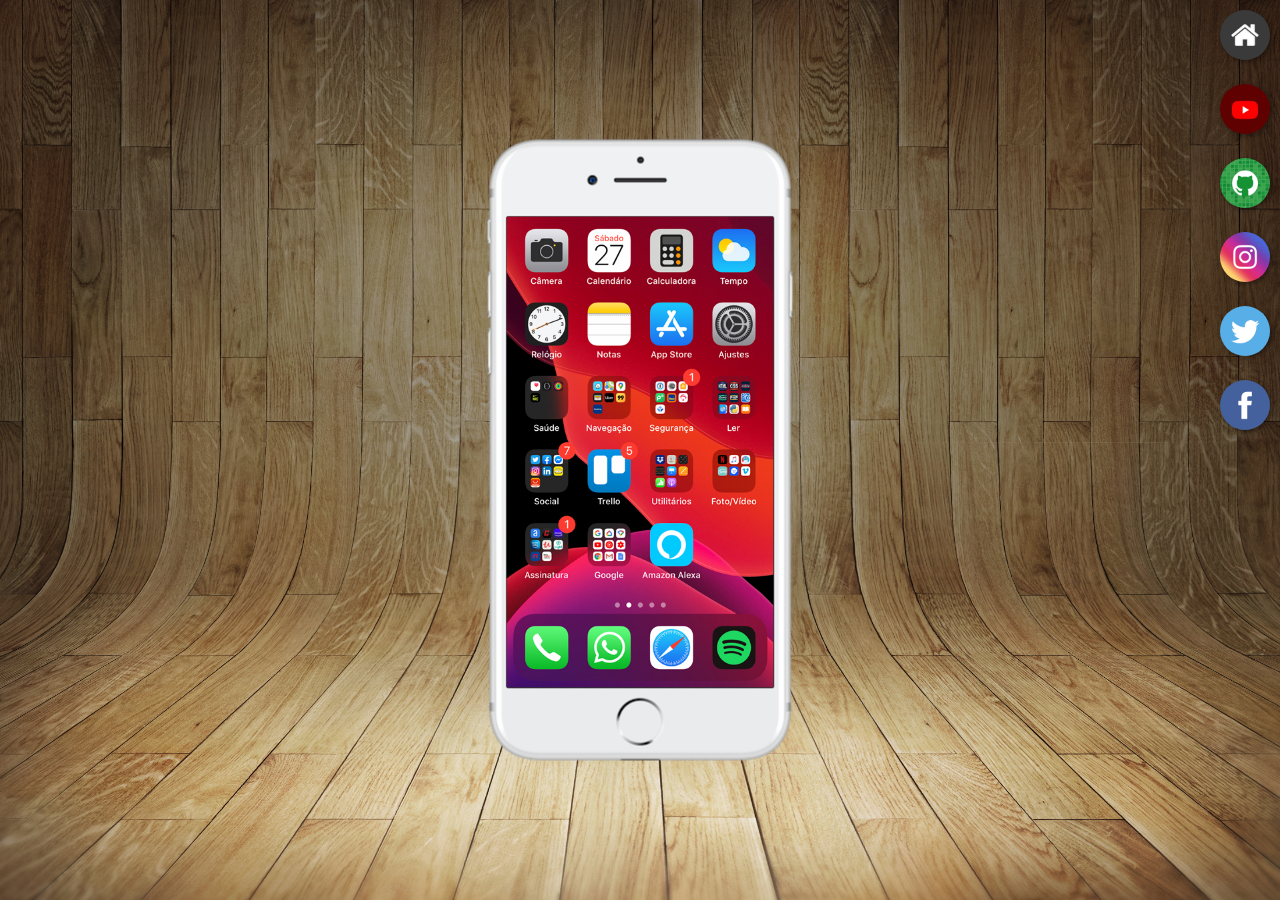
<file: index.html>
<!DOCTYPE html>
<html lang="pt-br">
<head>
    <meta charset="UTF-8">
    <meta name="viewport" content="width=device-width, initial-scale=1.0">
    <link rel="shortcut icon" href="favicon.ico" type="image/x-icon">
    <link rel="stylesheet" href="estilos/style.css">
    <title>Projeto Redes Sociais</title>
</head>
<body>
    <main>
        <section id="telefone">
            <iframe src="home.html" name="tela" id="tela" frameborder="0">
                Seu nevageador não é compatível com isso.
            </iframe>
        </section>
        <section id="redes-sociais">
            <a href="home.html" target="tela"> <img src="imagens/logo-home.jpg" alt="Home"></a> <br>
            <a href="youtube.html" target="tela"> <img src="imagens/logo-youtube.jpg" alt="Youtube"></a> <br>
            <a href="github.html" target="tela"> <img src="imagens/logo-github.jpg" alt="GitHub"></a> <br>
            <a href="instagram.html" target="tela"> <img src="imagens/logo-instagram.jpg" alt="Instagram"></a> <br>
            <a href="twitter.html" target="tela"> <img src="imagens/logo-twitter.jpg" alt="Twitter"></a> <br>
            <a href="facebook.html" target="tela"> <img src="imagens/logo-facebook.jpg" alt="Facebook"></a>
        </section>
    </main>
</body>
</html>
</file>
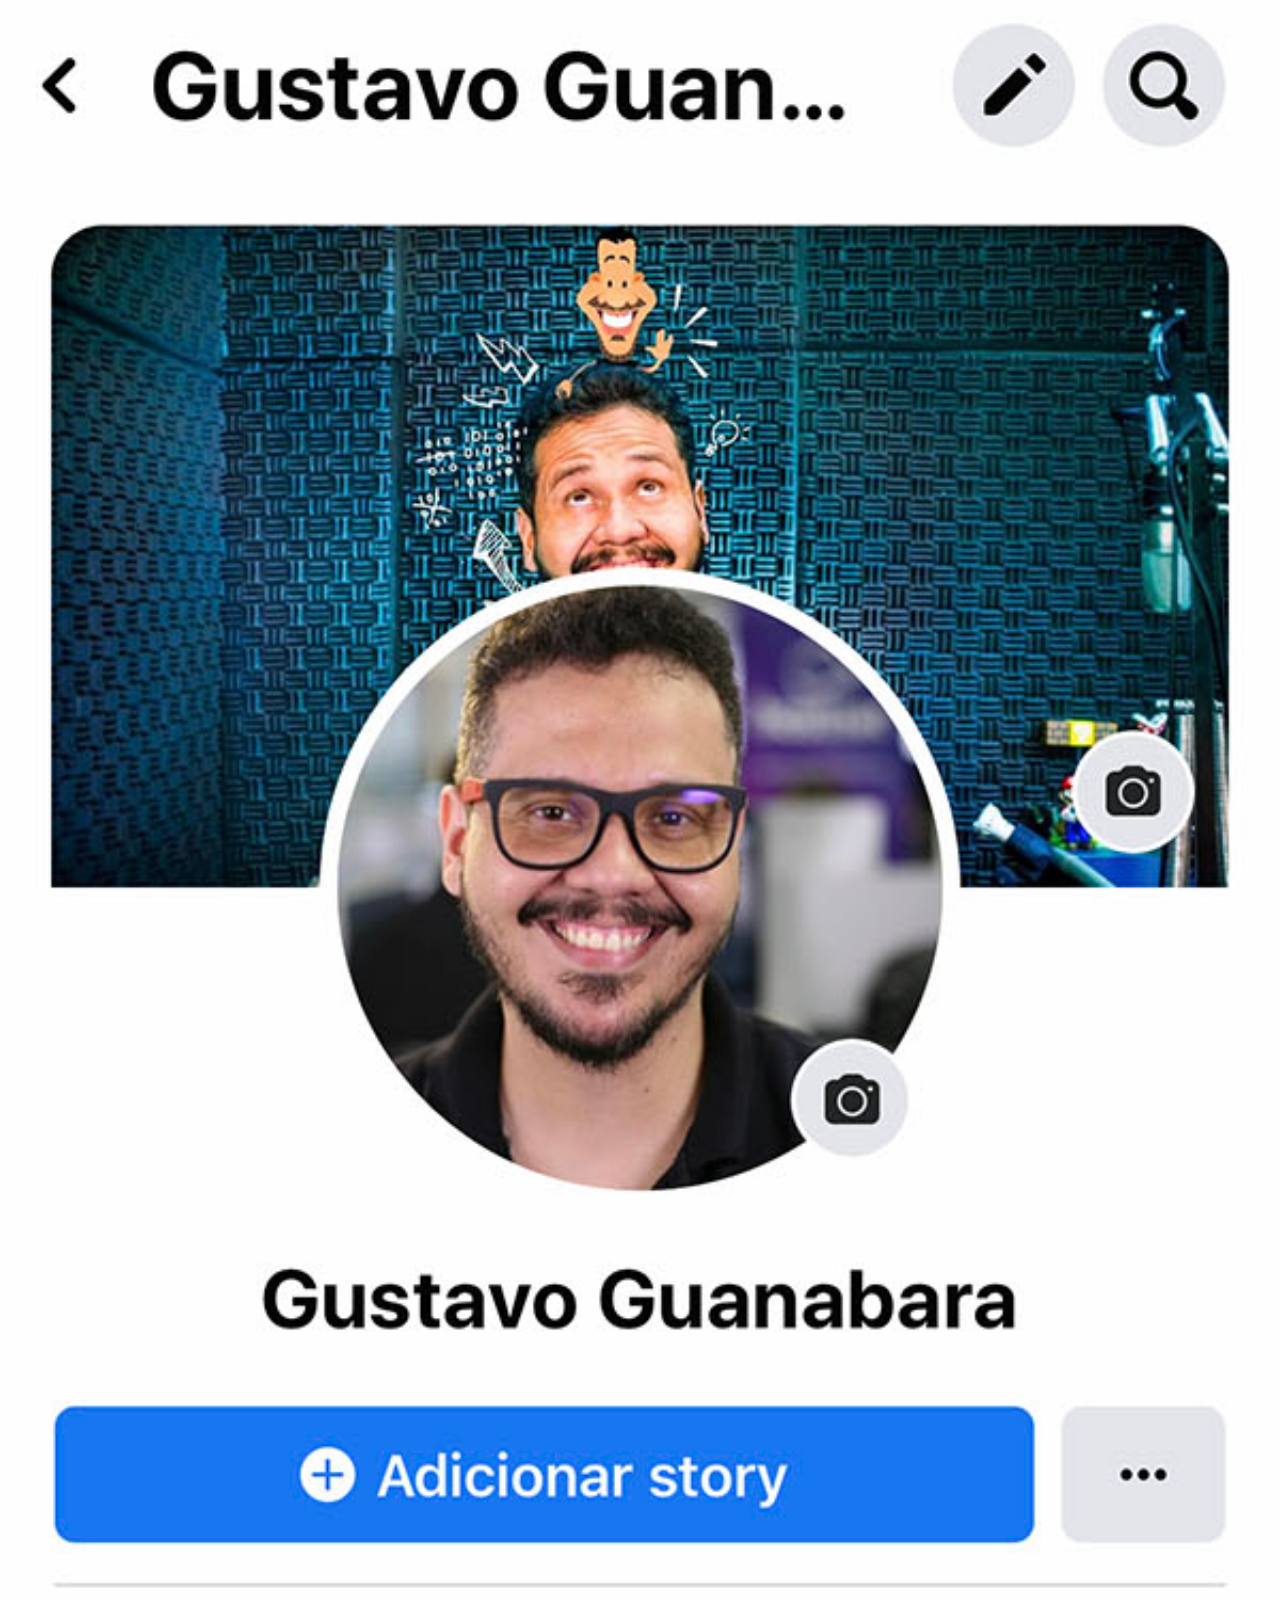
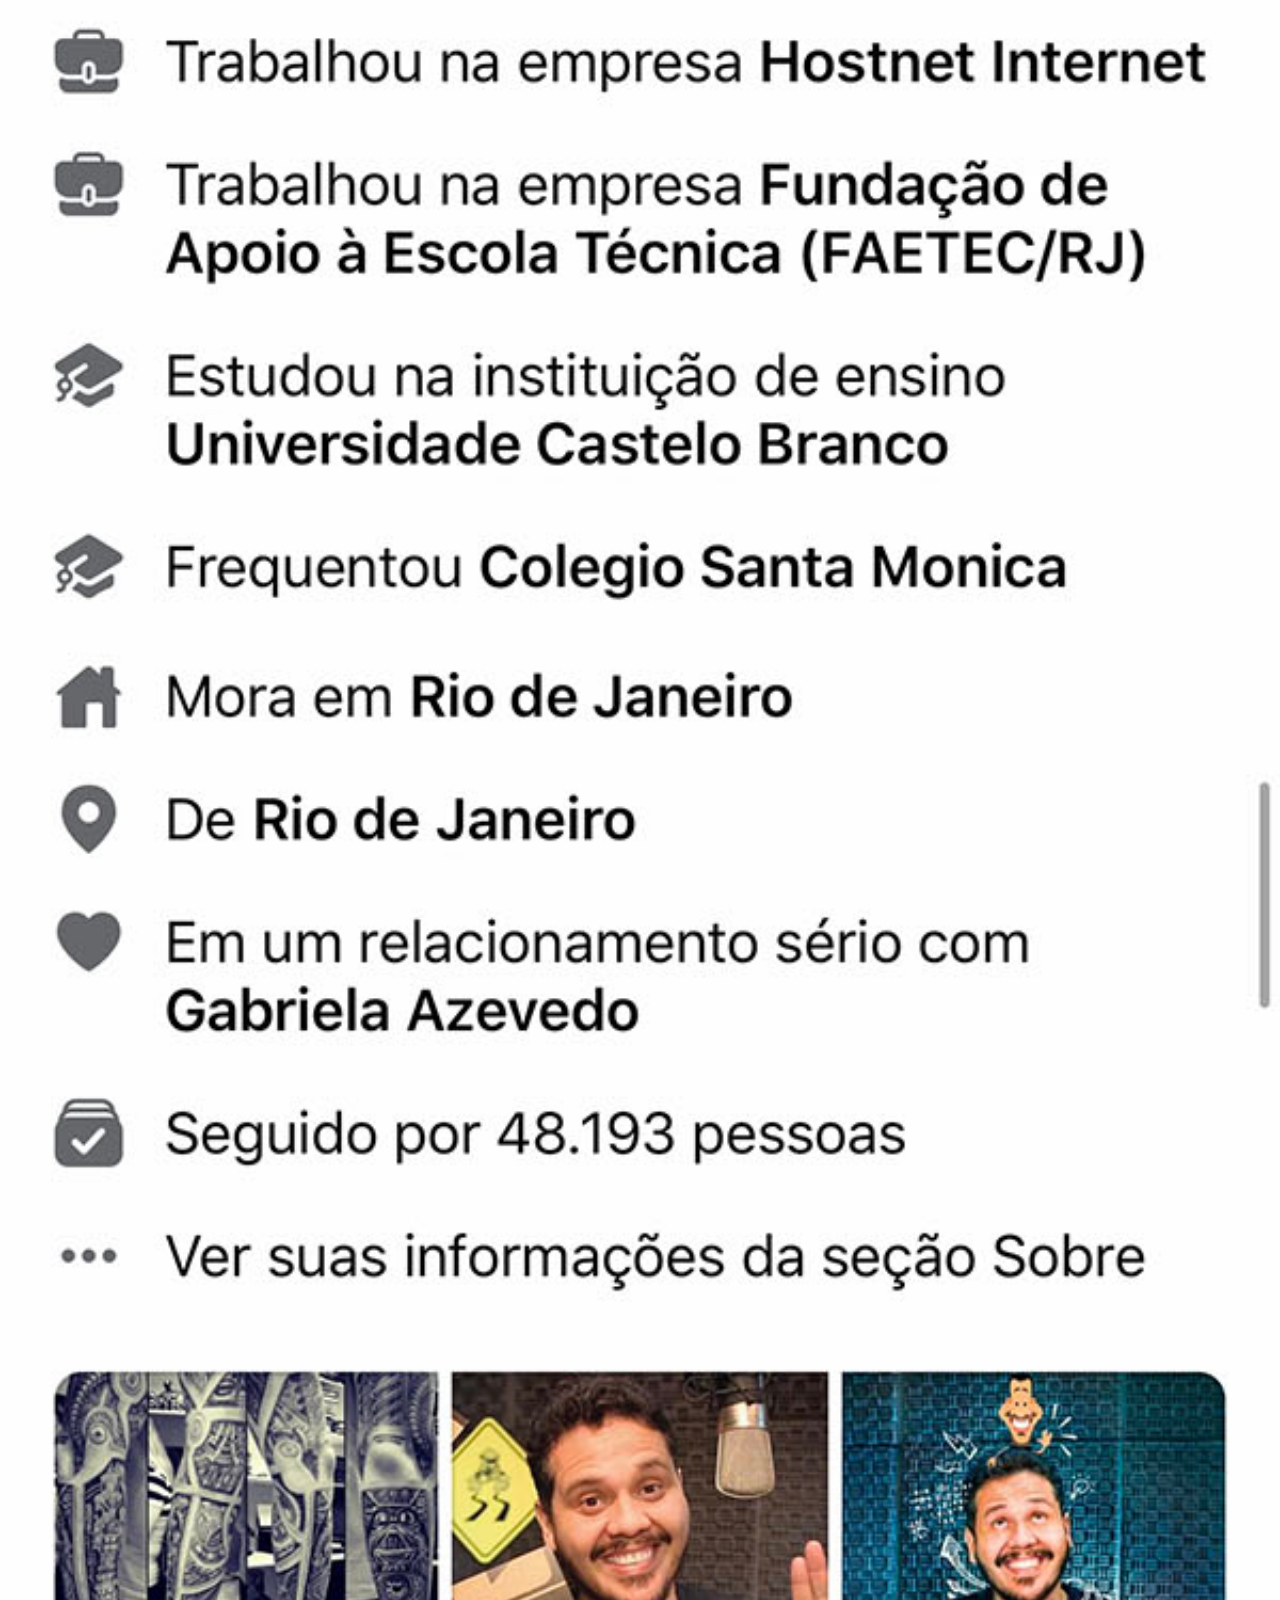
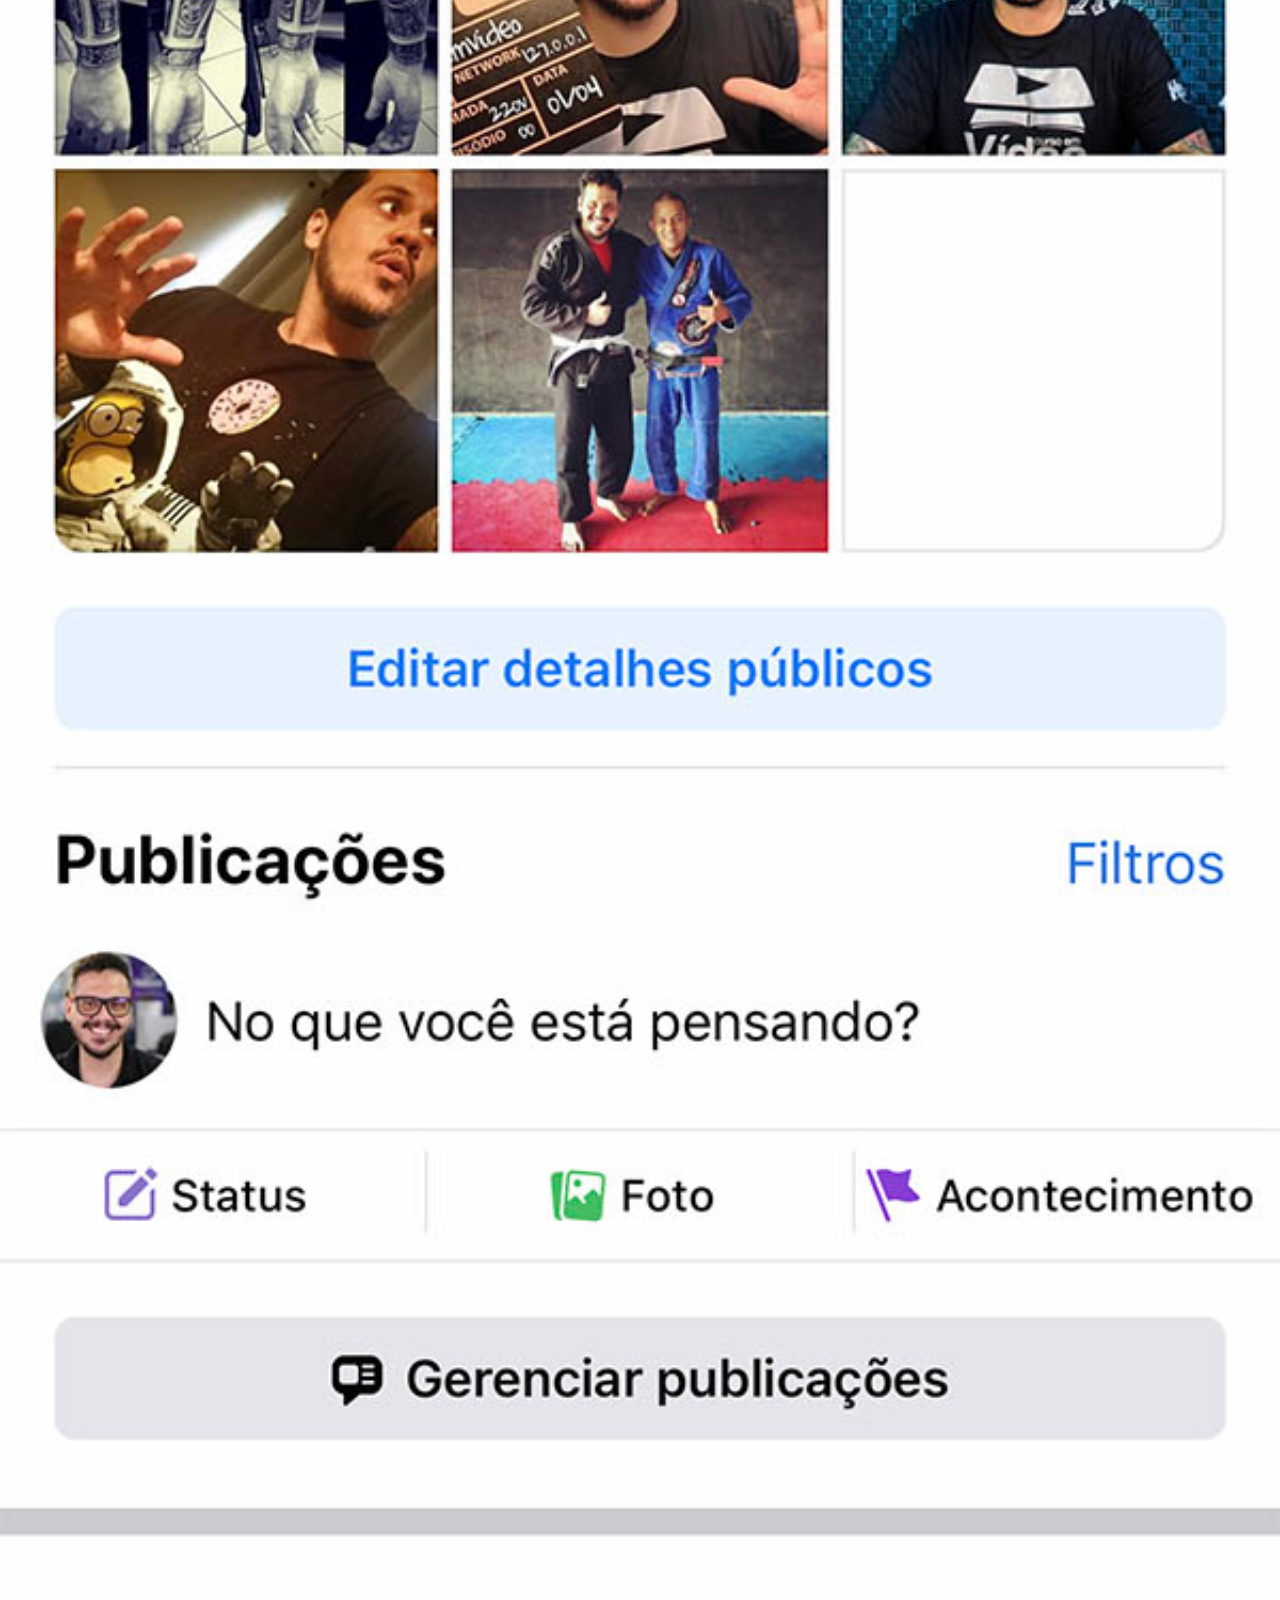
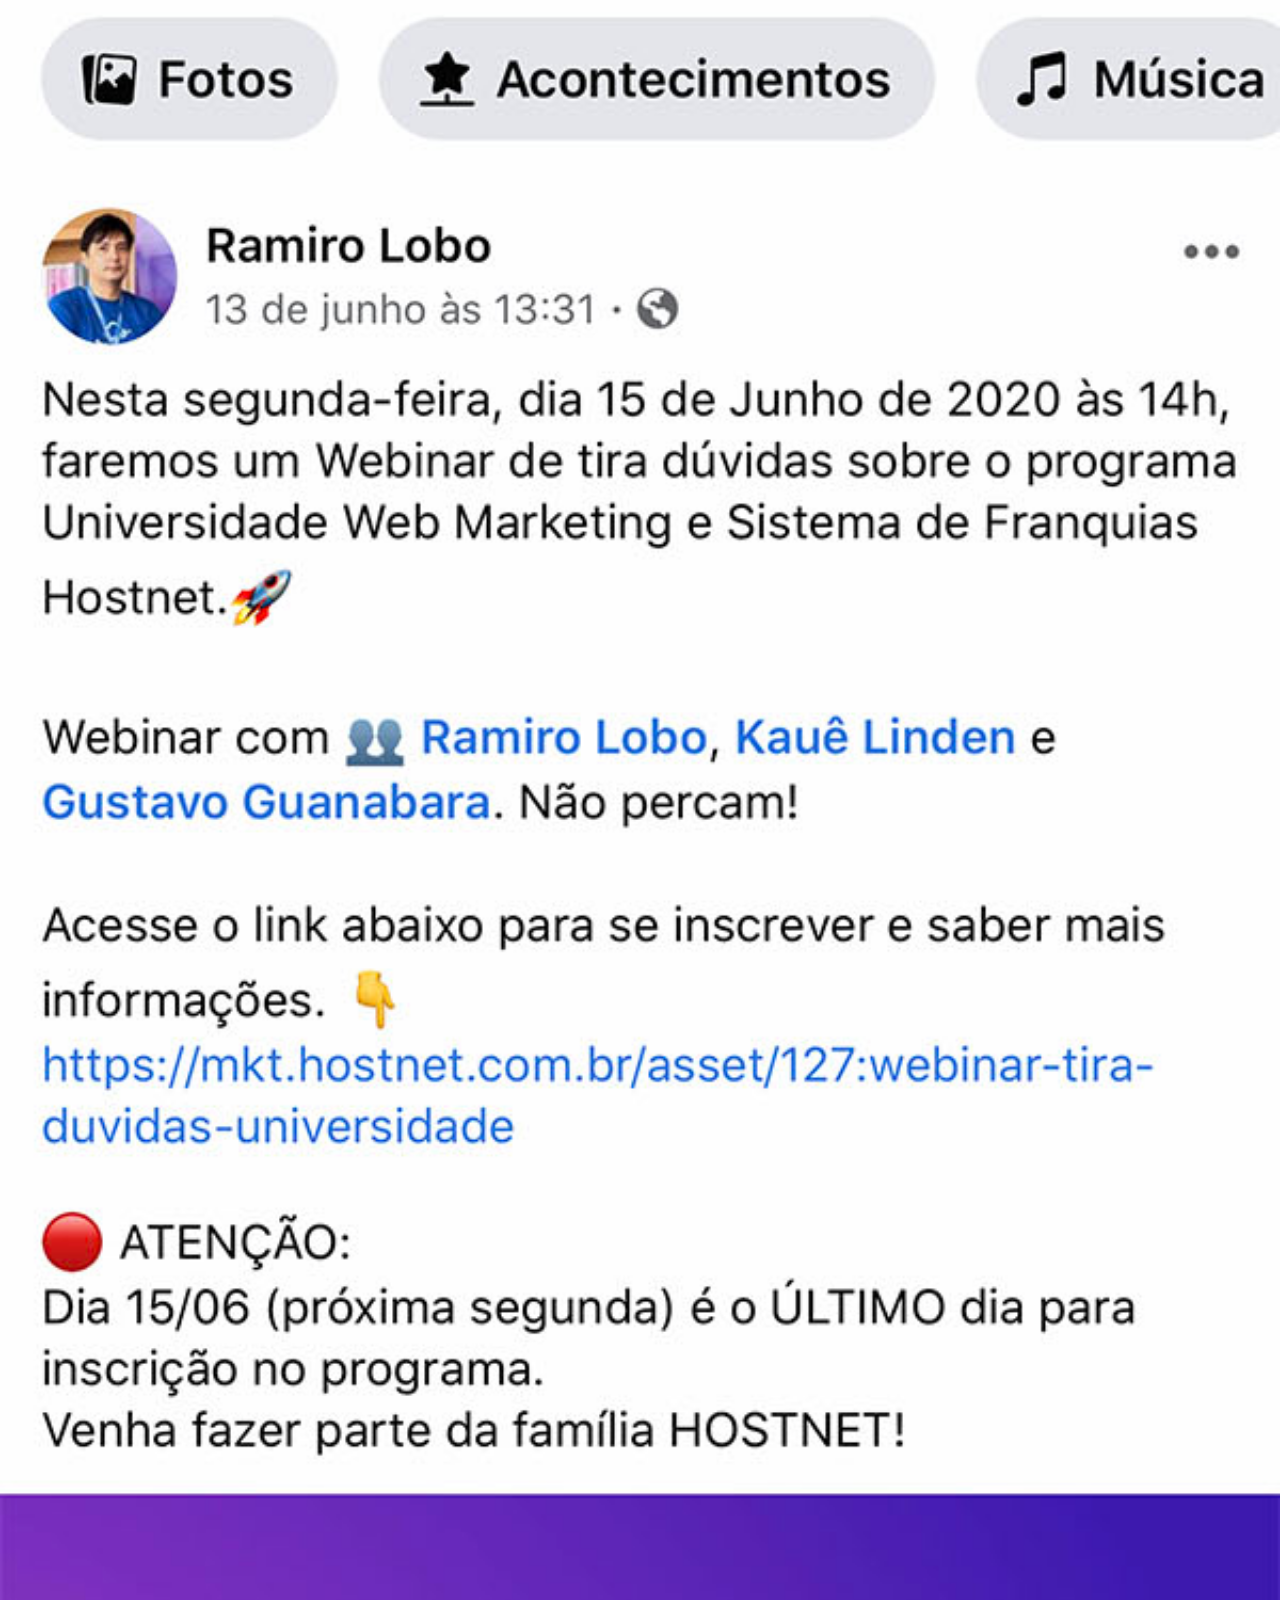
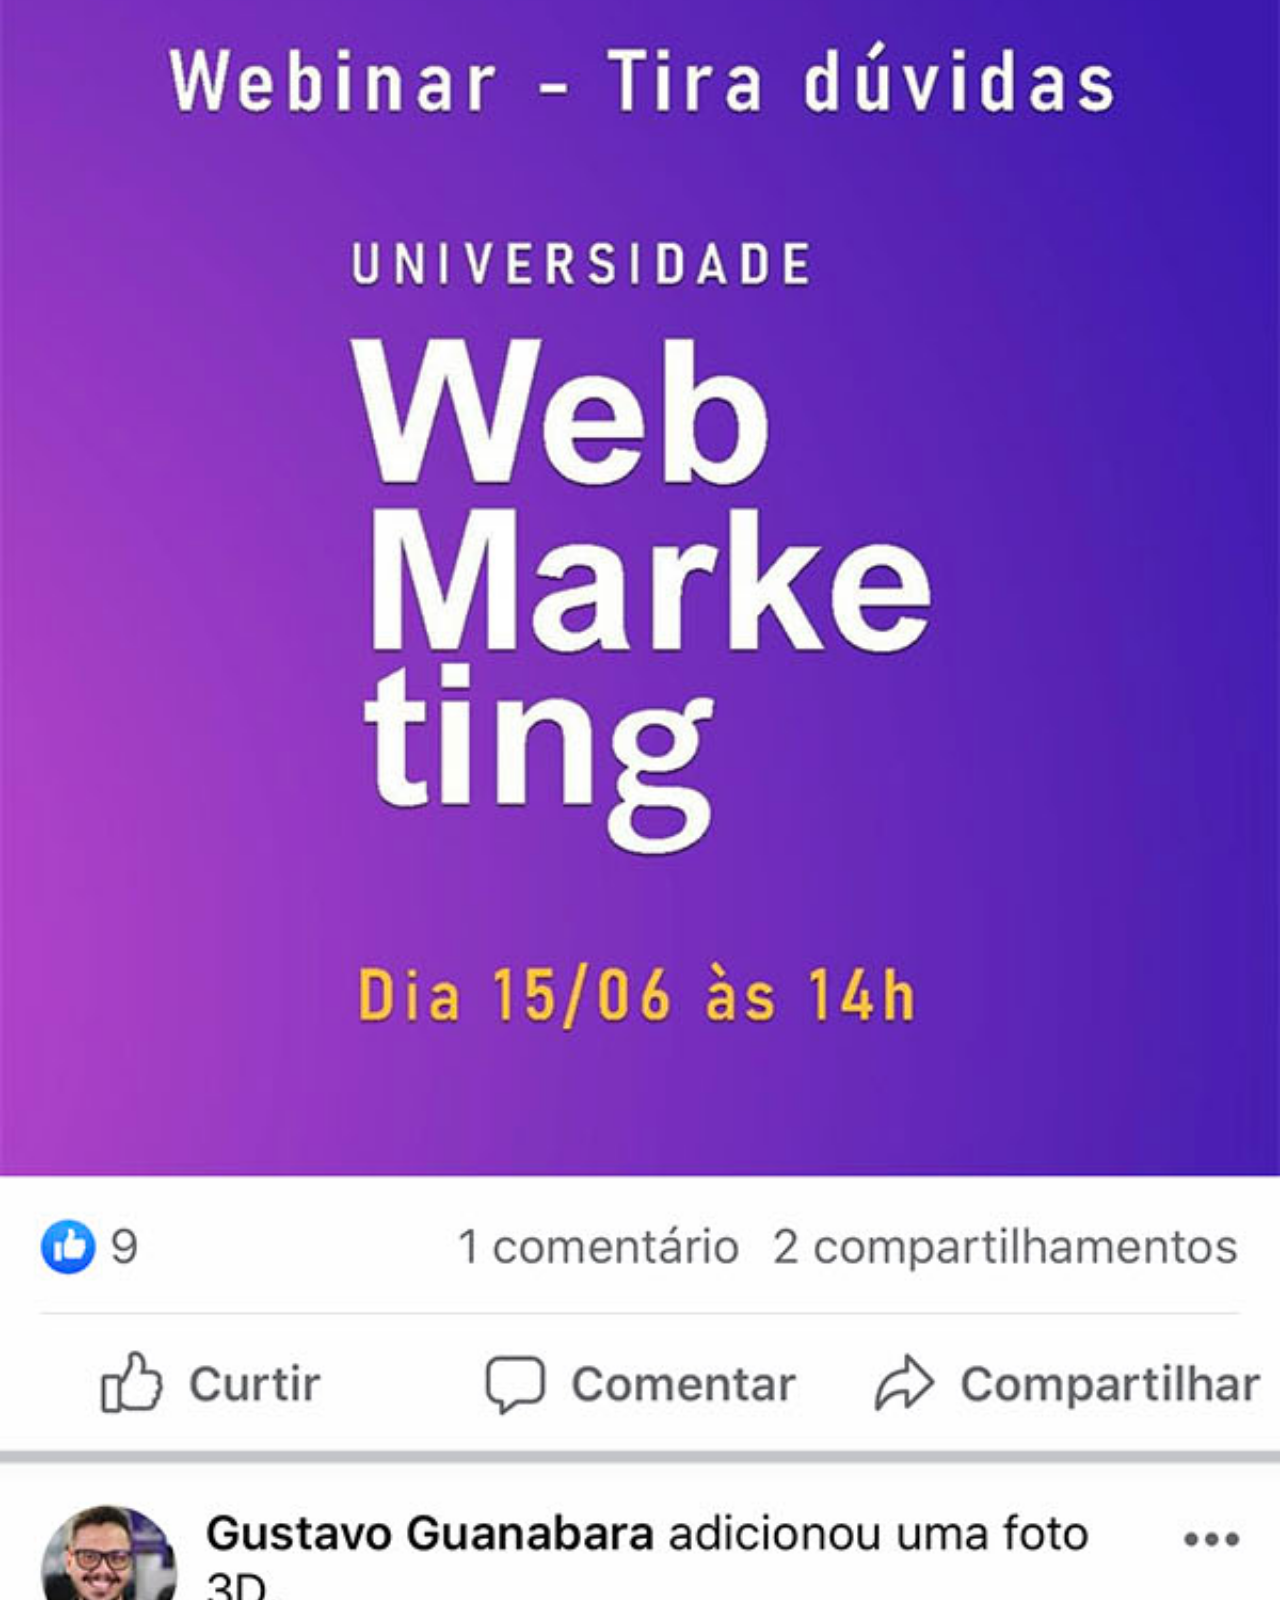
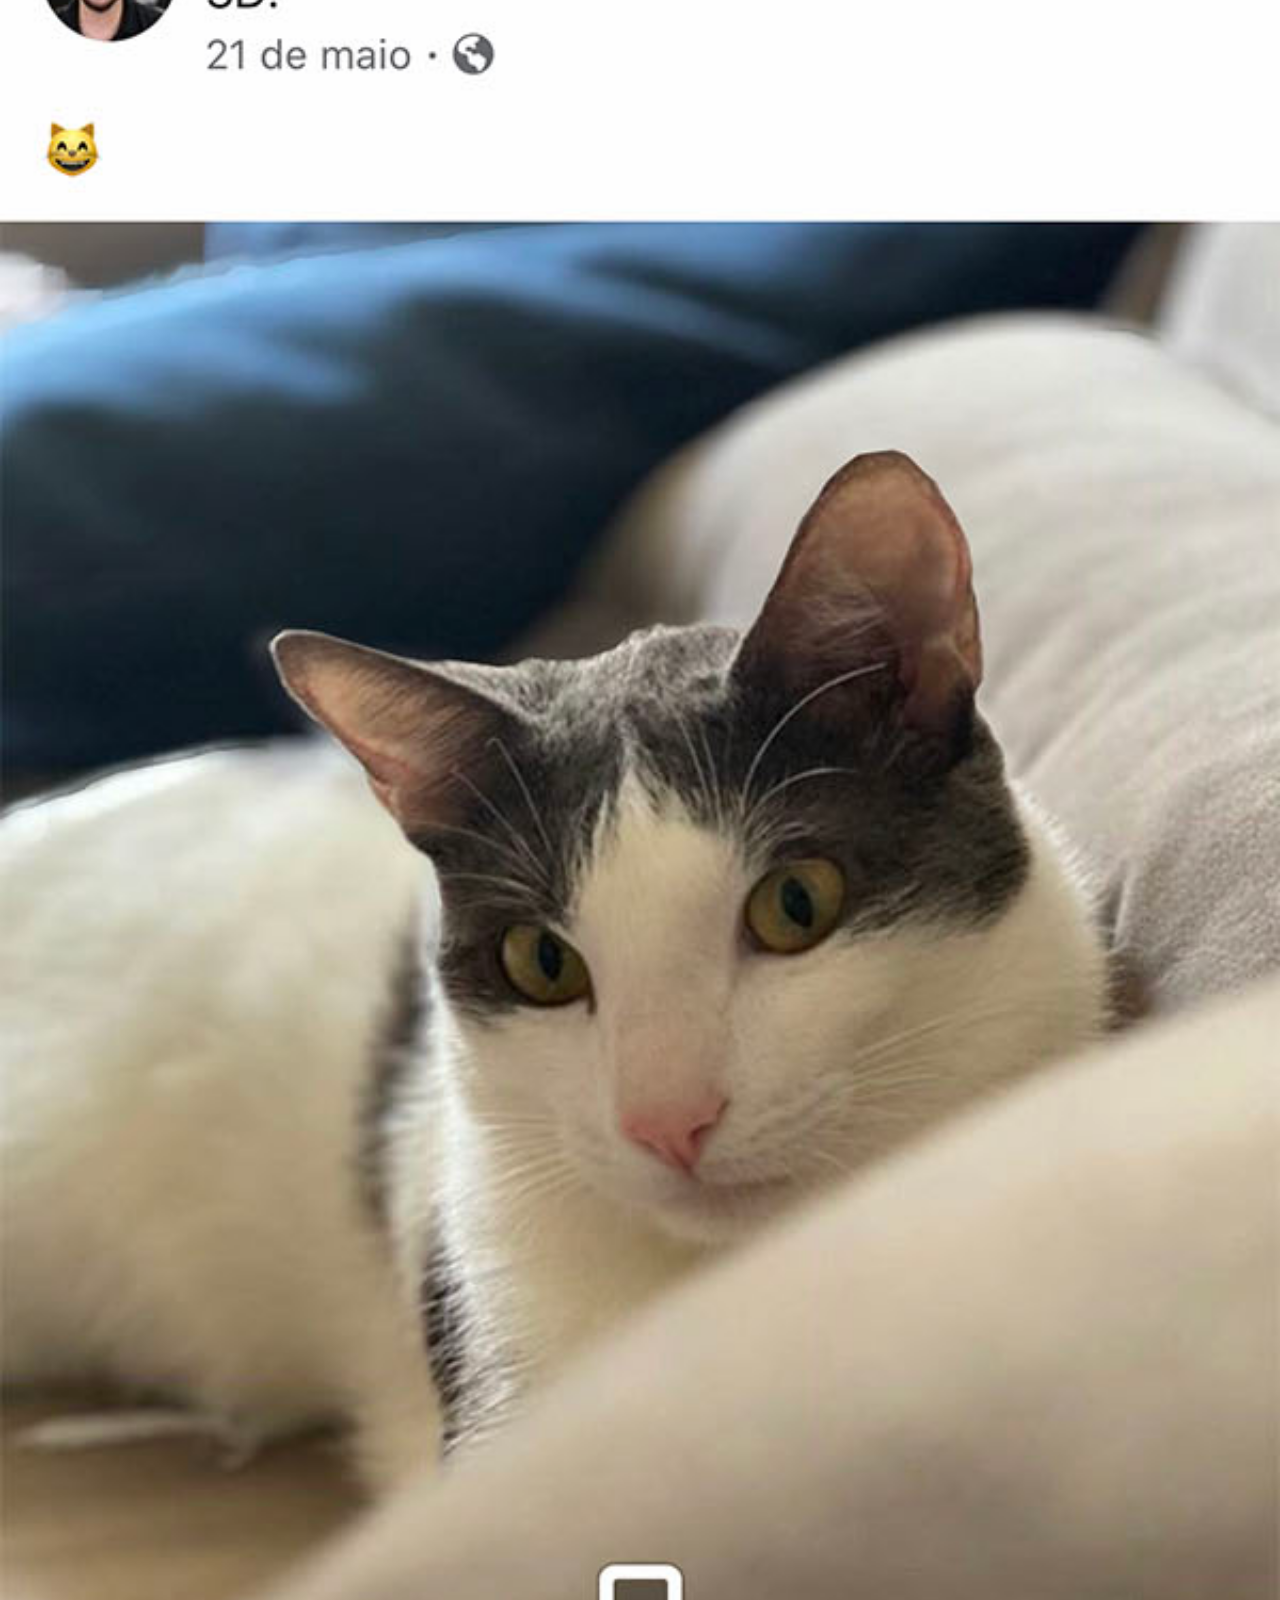
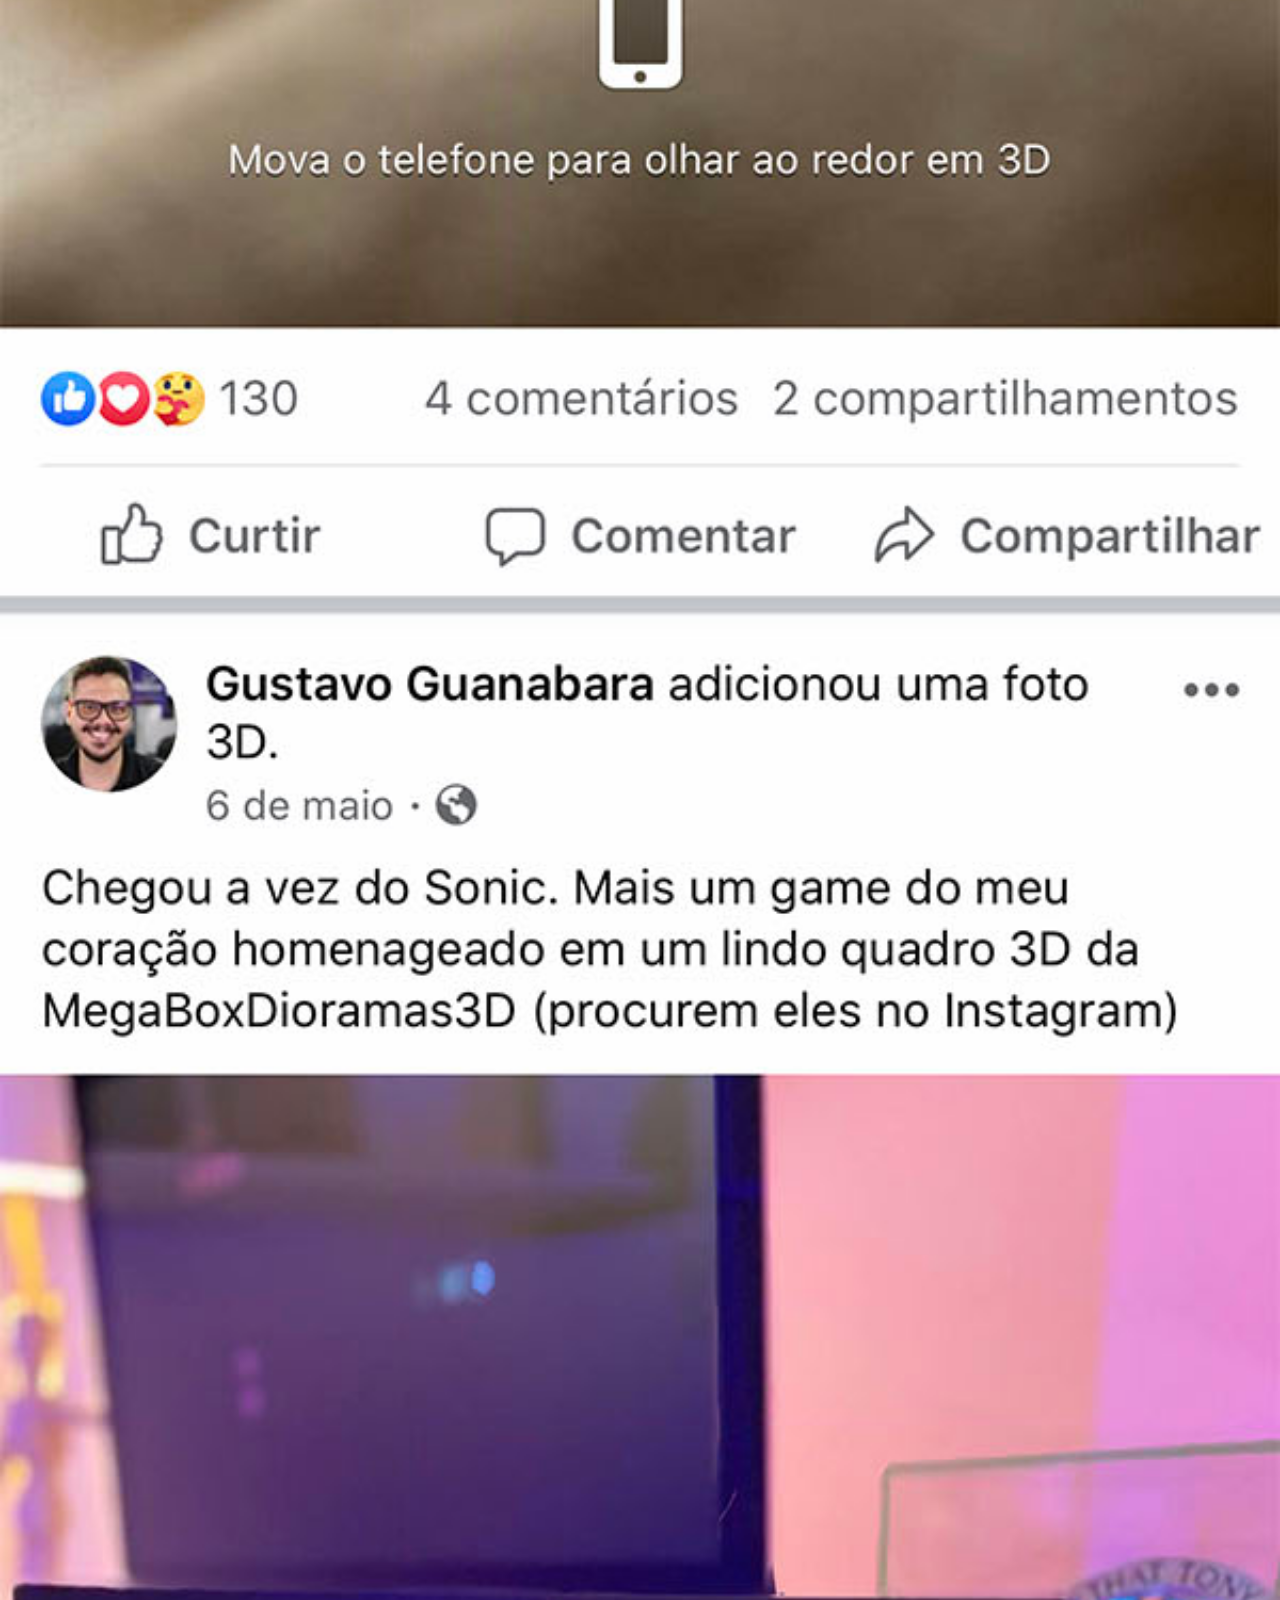
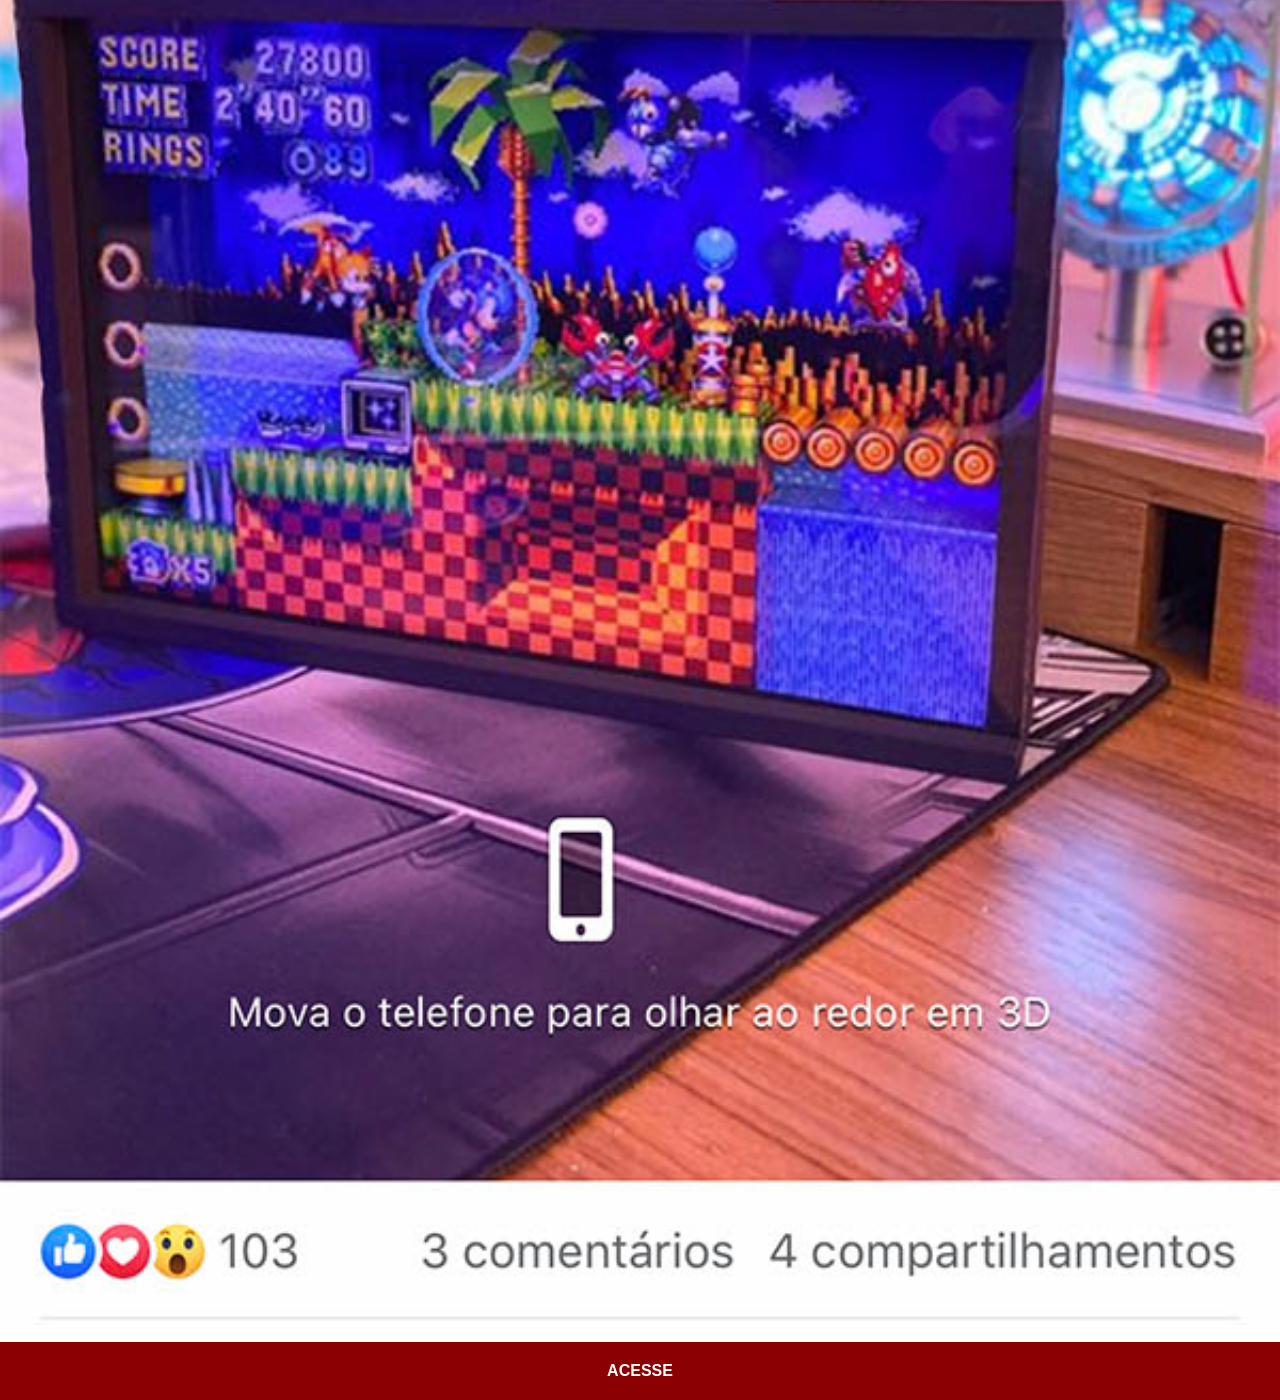
<file: facebook.html>
<!DOCTYPE html>
<html lang="pt-br">
<head>
    <meta charset="UTF-8">
    <meta name="viewport" content="width=device-width, initial-scale=1.0">
    <title>Facebook</title>
    <link rel="stylesheet" href="
    estilos/social.css">
</head>
<body>
    <img src="imagens/tela-facebook.jpg" alt="Facebook">
    <a href="https://www.facebook.com/gustavoguanabara/?locale=pt_BR" target="_blank">ACESSE</a>
</body>
</html>
</file>
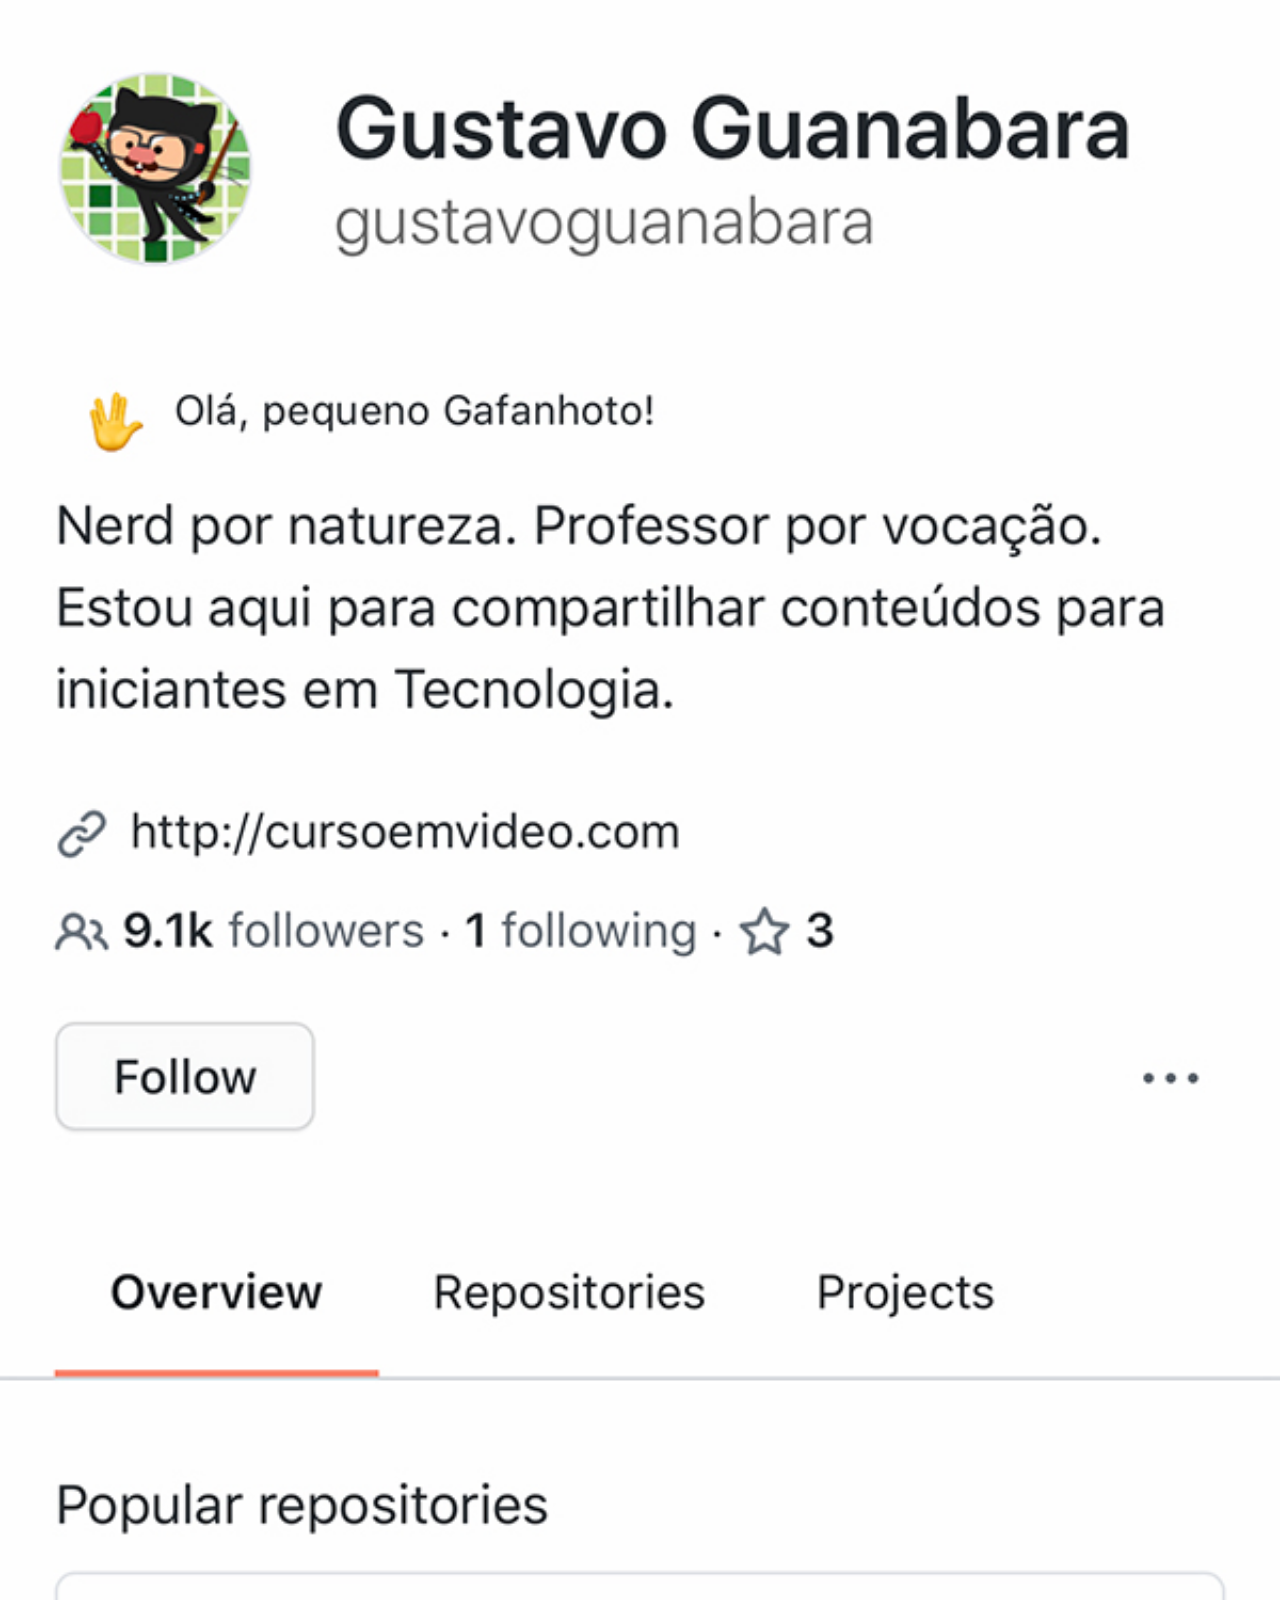
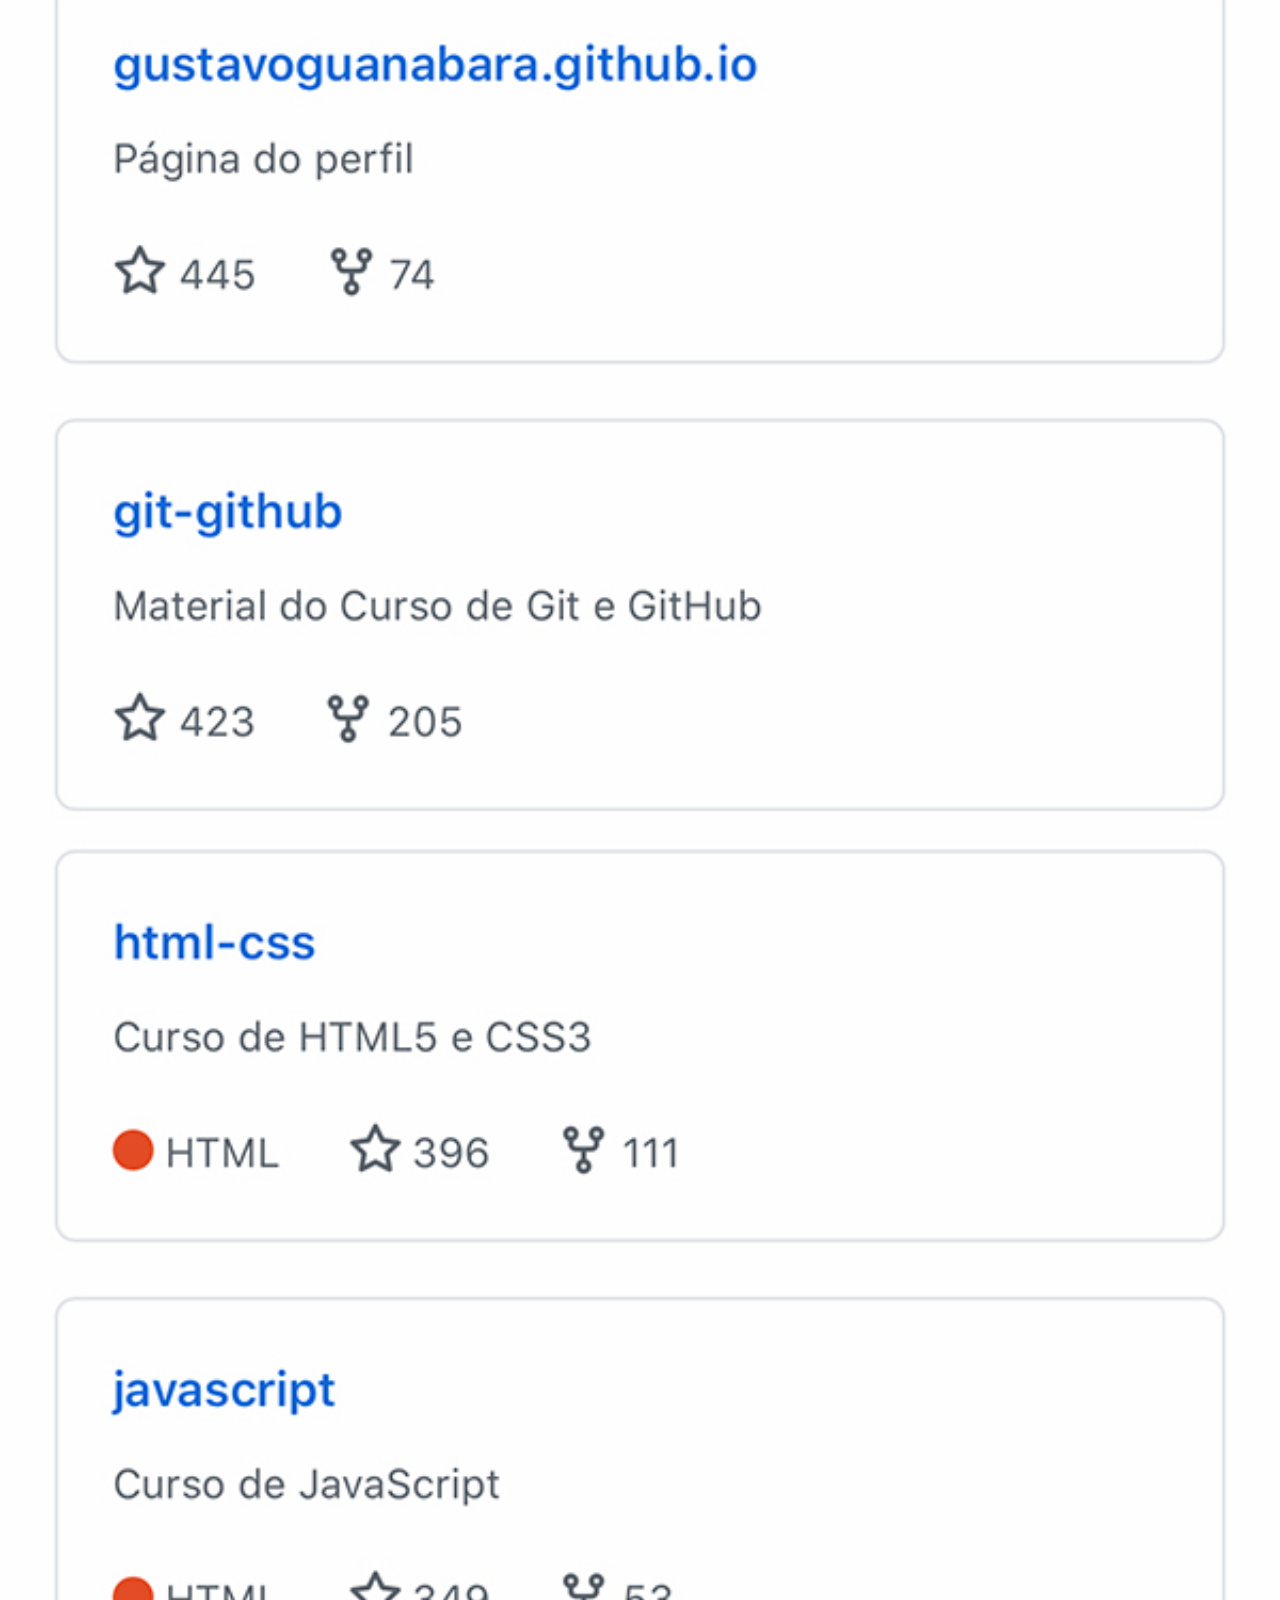
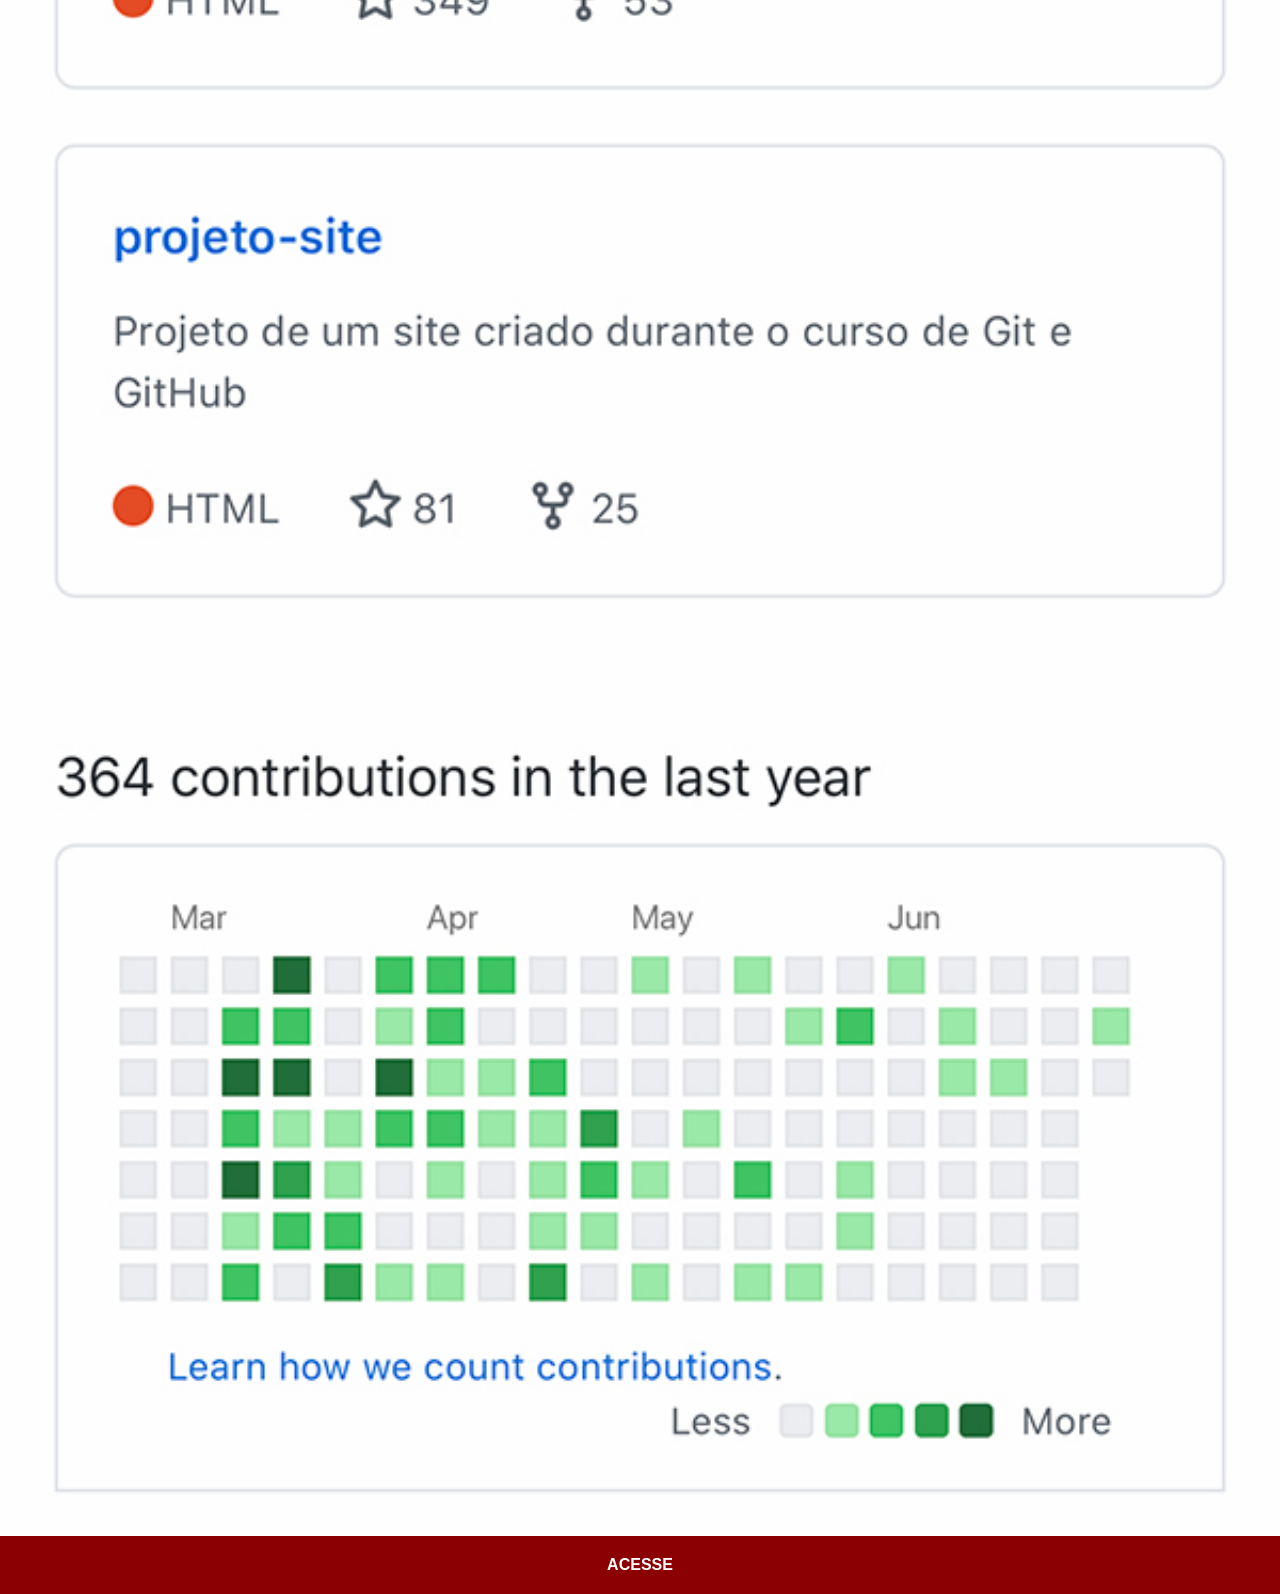
<file: github.html>
<!DOCTYPE html>
<html lang="en">
<head>
    <meta charset="UTF-8">
    <meta name="viewport" content="width=device-width, initial-scale=1.0">
    <title>Github</title>
    <link rel="stylesheet" href="estilos/social.css">
</head>
<body>
    <img src="imagens/tela-github.jpg" alt="GitHub">
    <a href="https://github.com/gustavoguanabara" target="_blank">ACESSE</a>
</body>
</html>
</file>
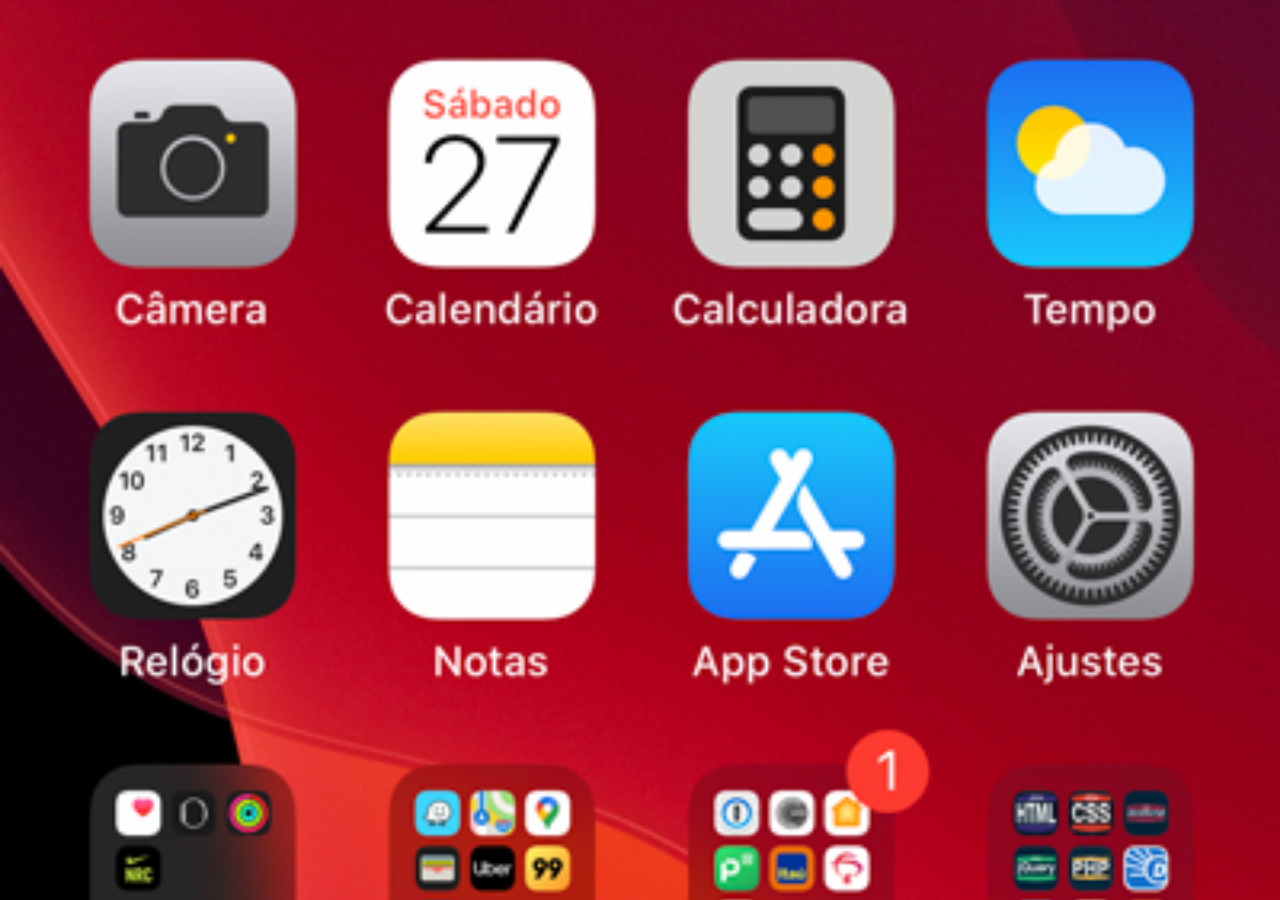
<file: home.html>
<!DOCTYPE html>
<html lang="pt-br">
<head>
    <meta charset="UTF-8">
    <meta name="viewport" content="width=device-width, initial-scale=1.0">
    <title>Home</title>
</head>
<style>
        * {
            margin: 0px;
            padding: 0px;
        }

        body {
            width: 100vw;
            height: 100vh;
            background: black url('imagens/tela-home.jpg') no-repeat top center;
            background-size: cover;
        }
    </style>
<body>
    
</body>
</html>
</file>
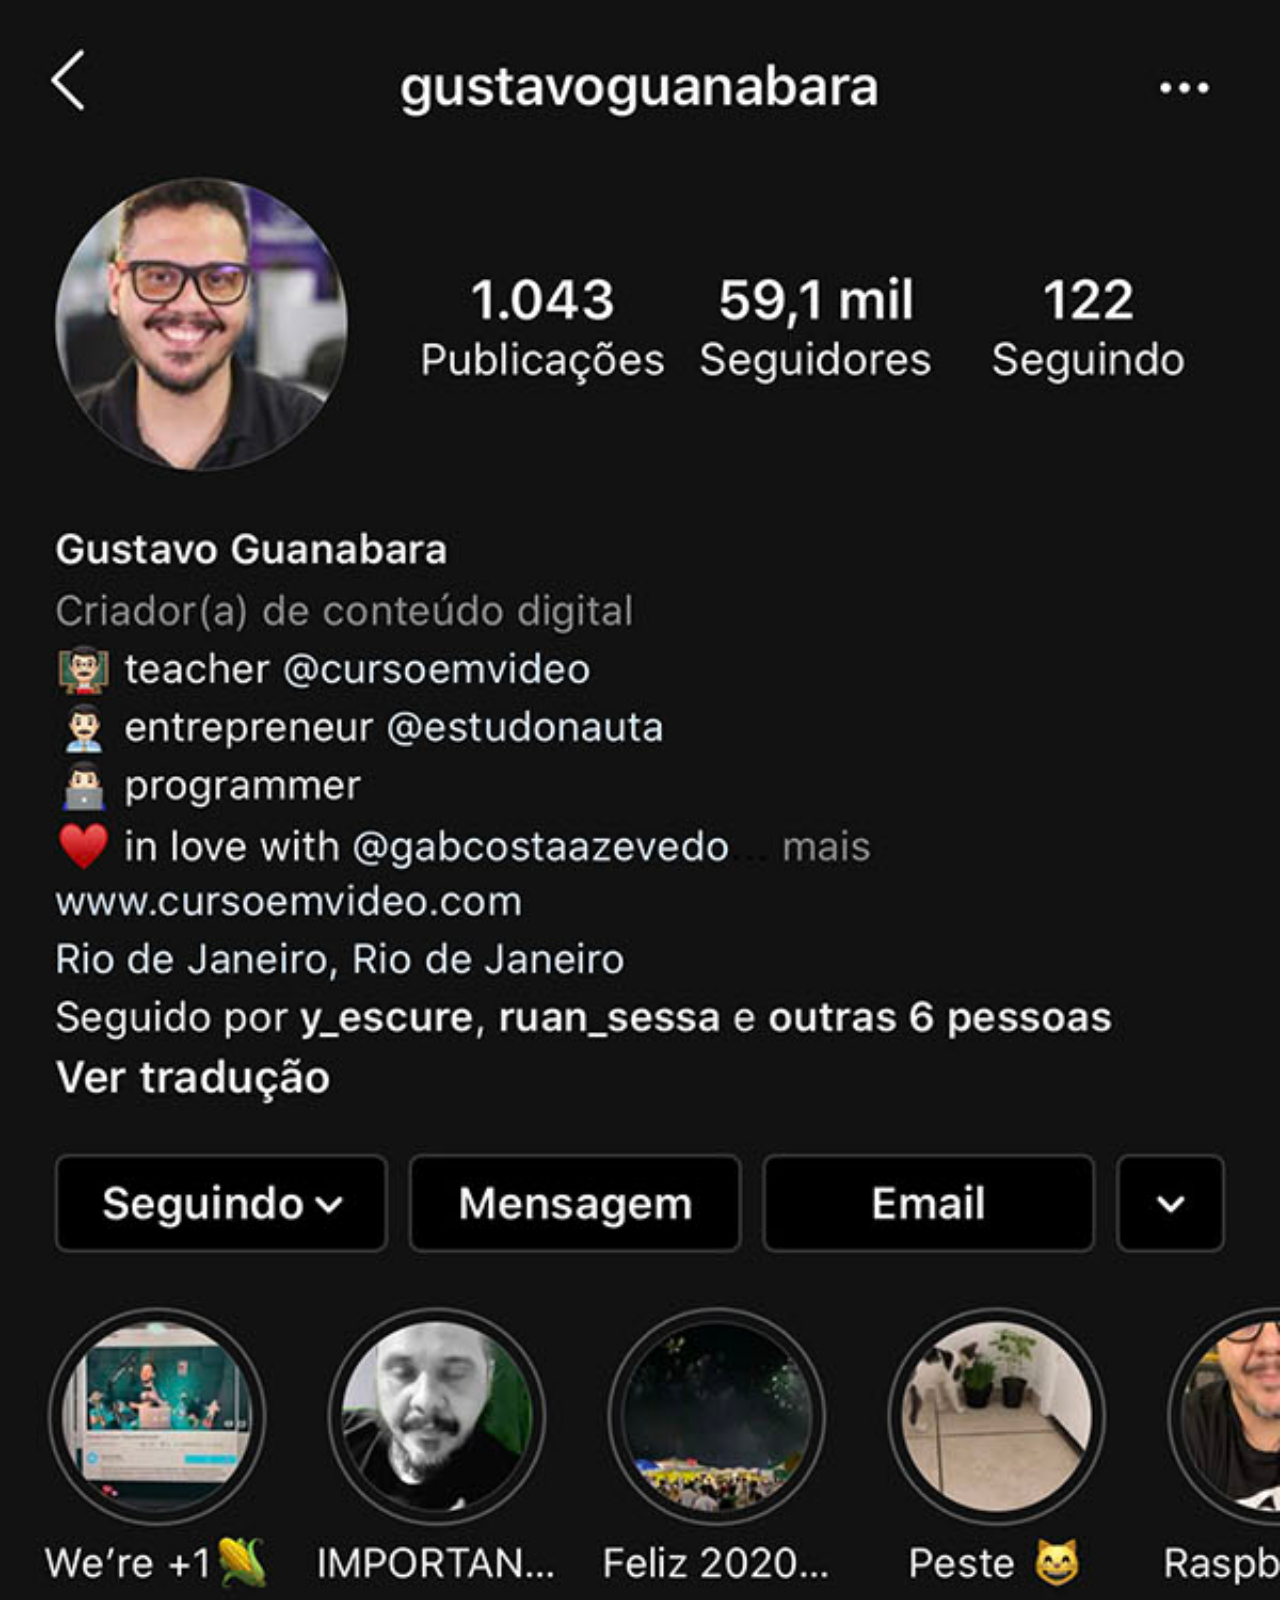
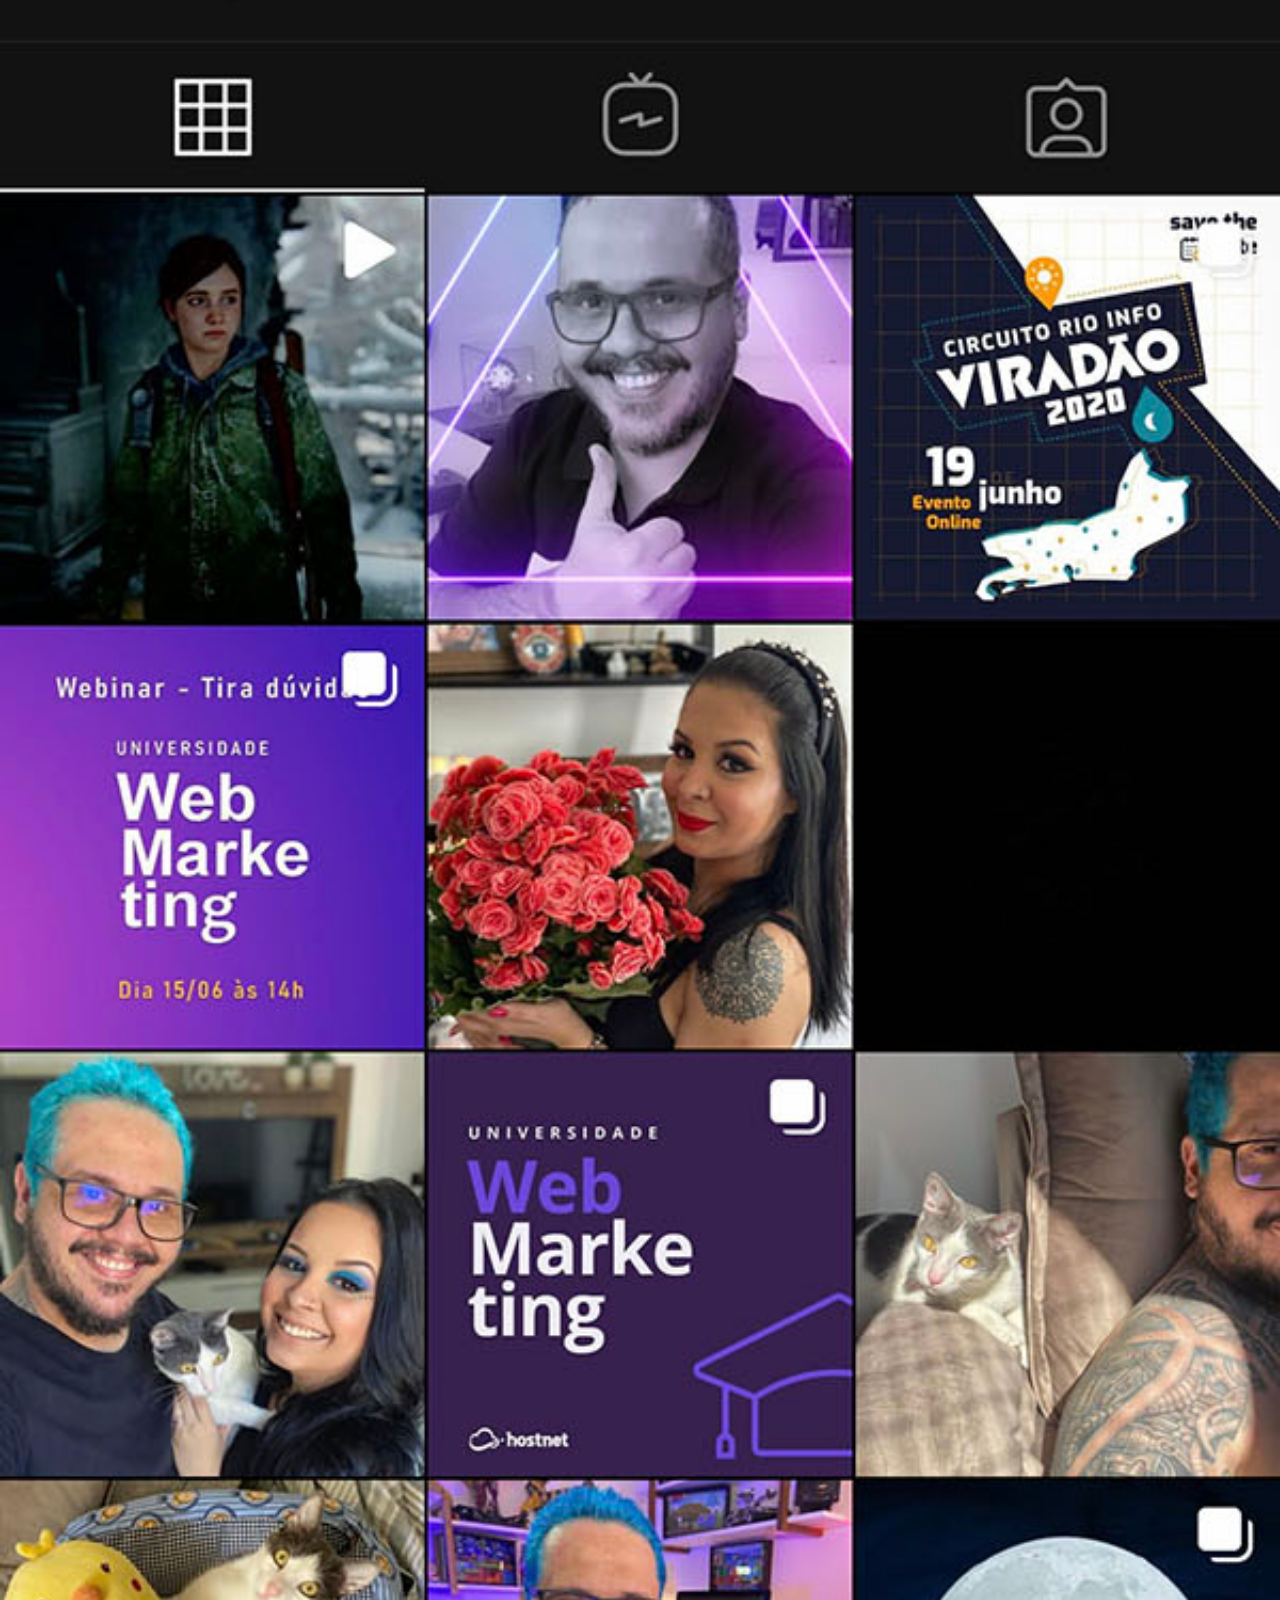
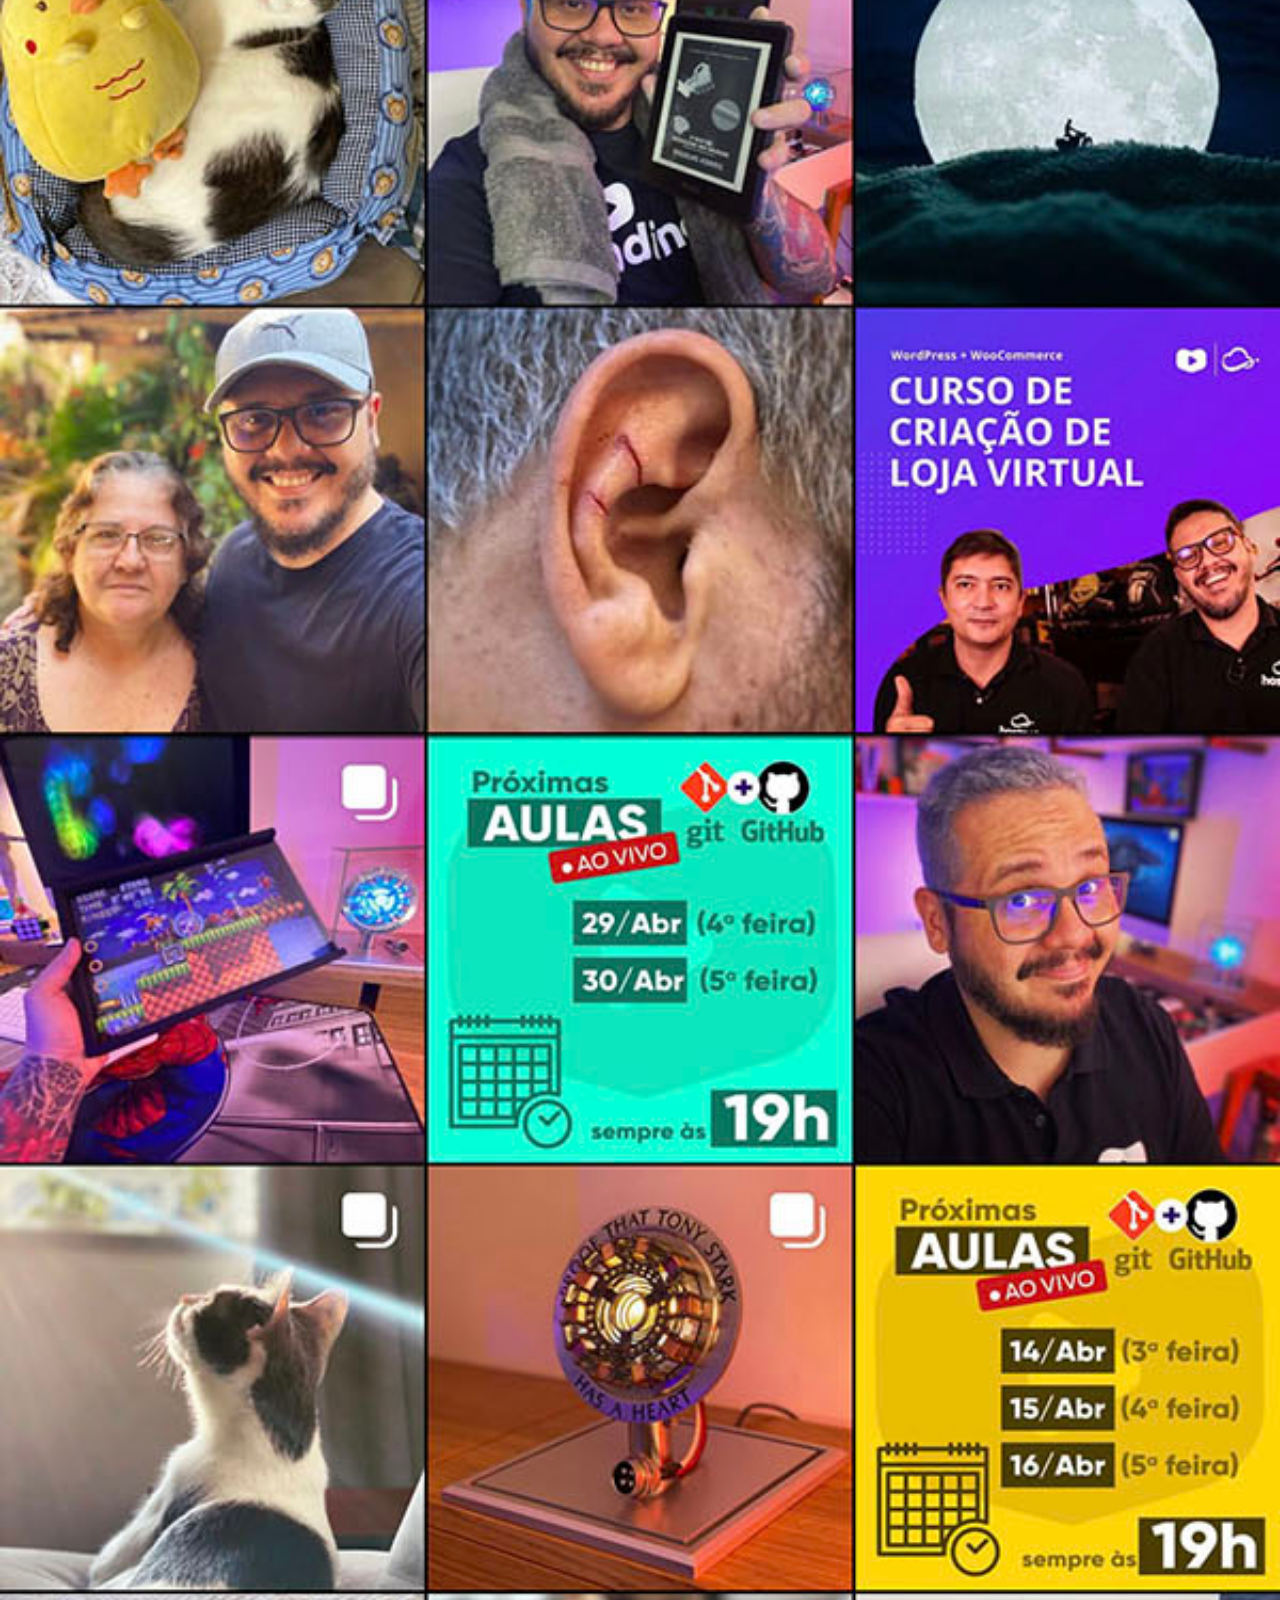
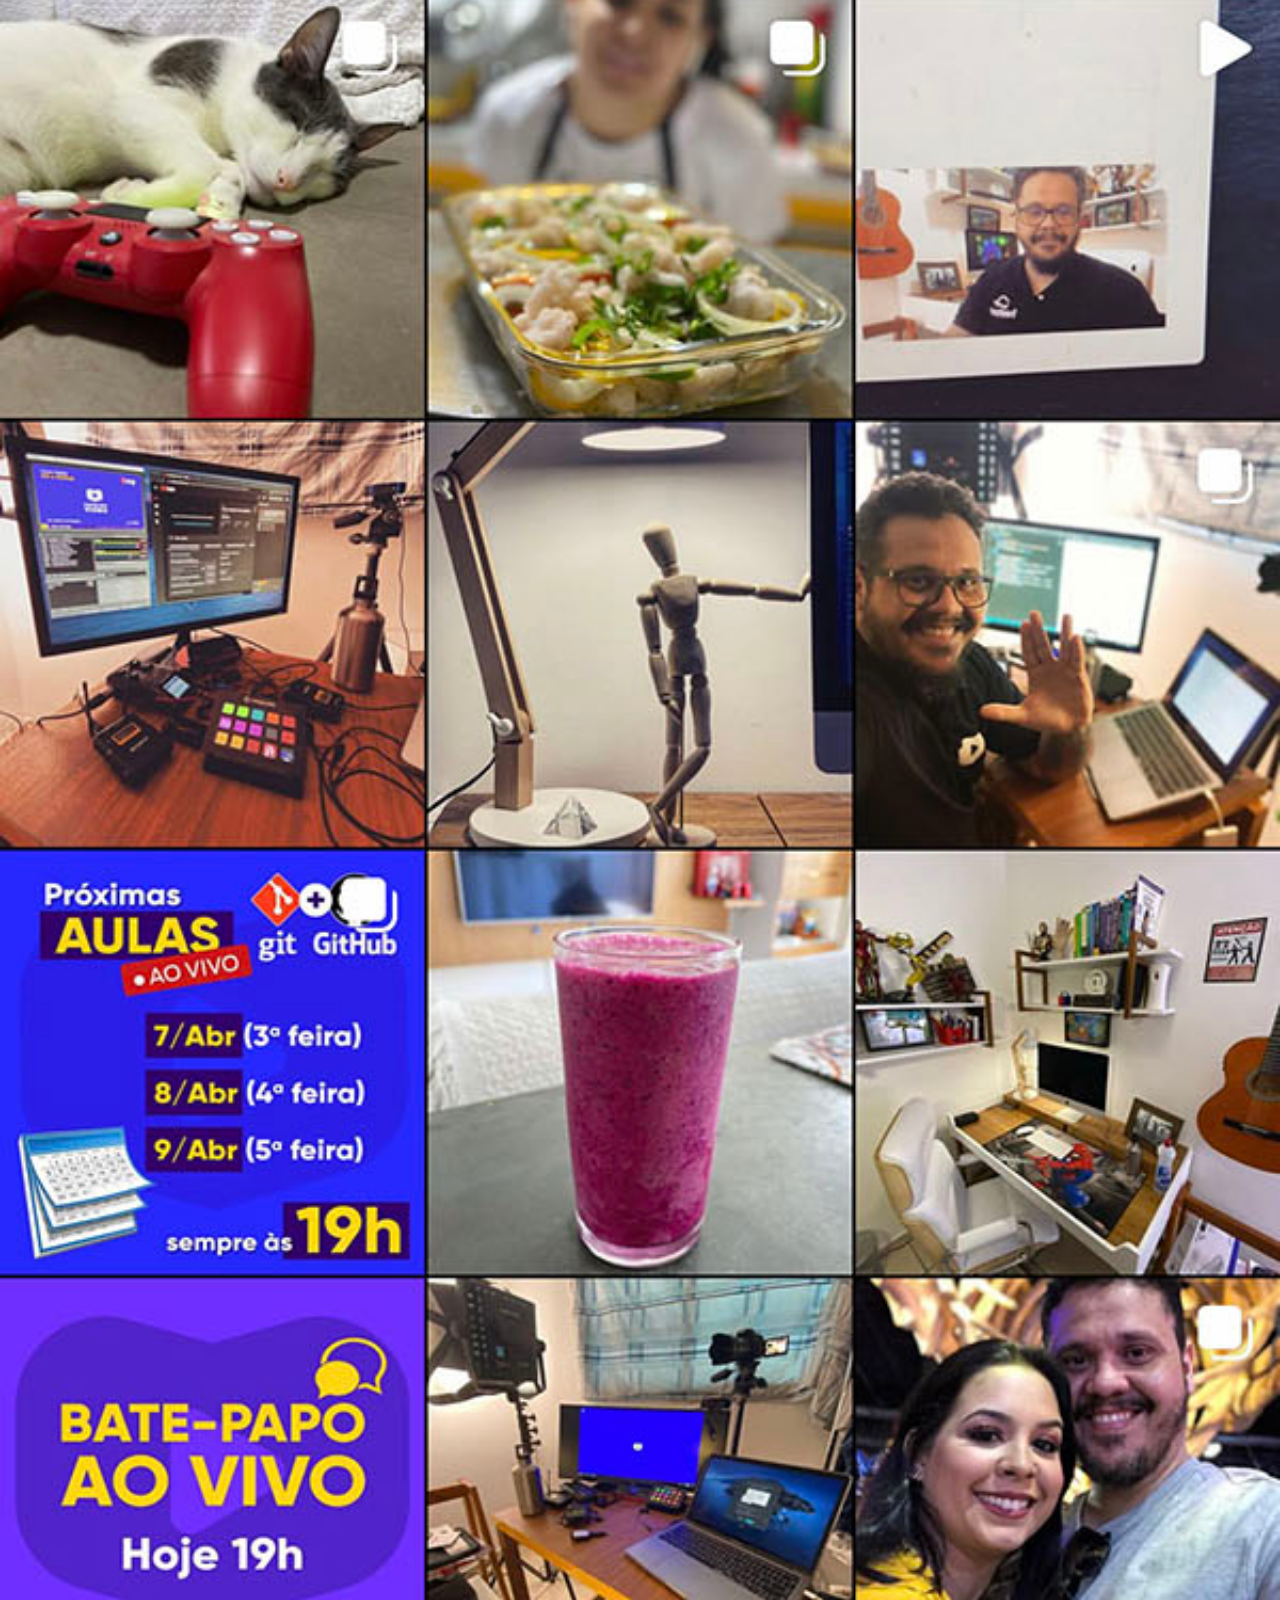
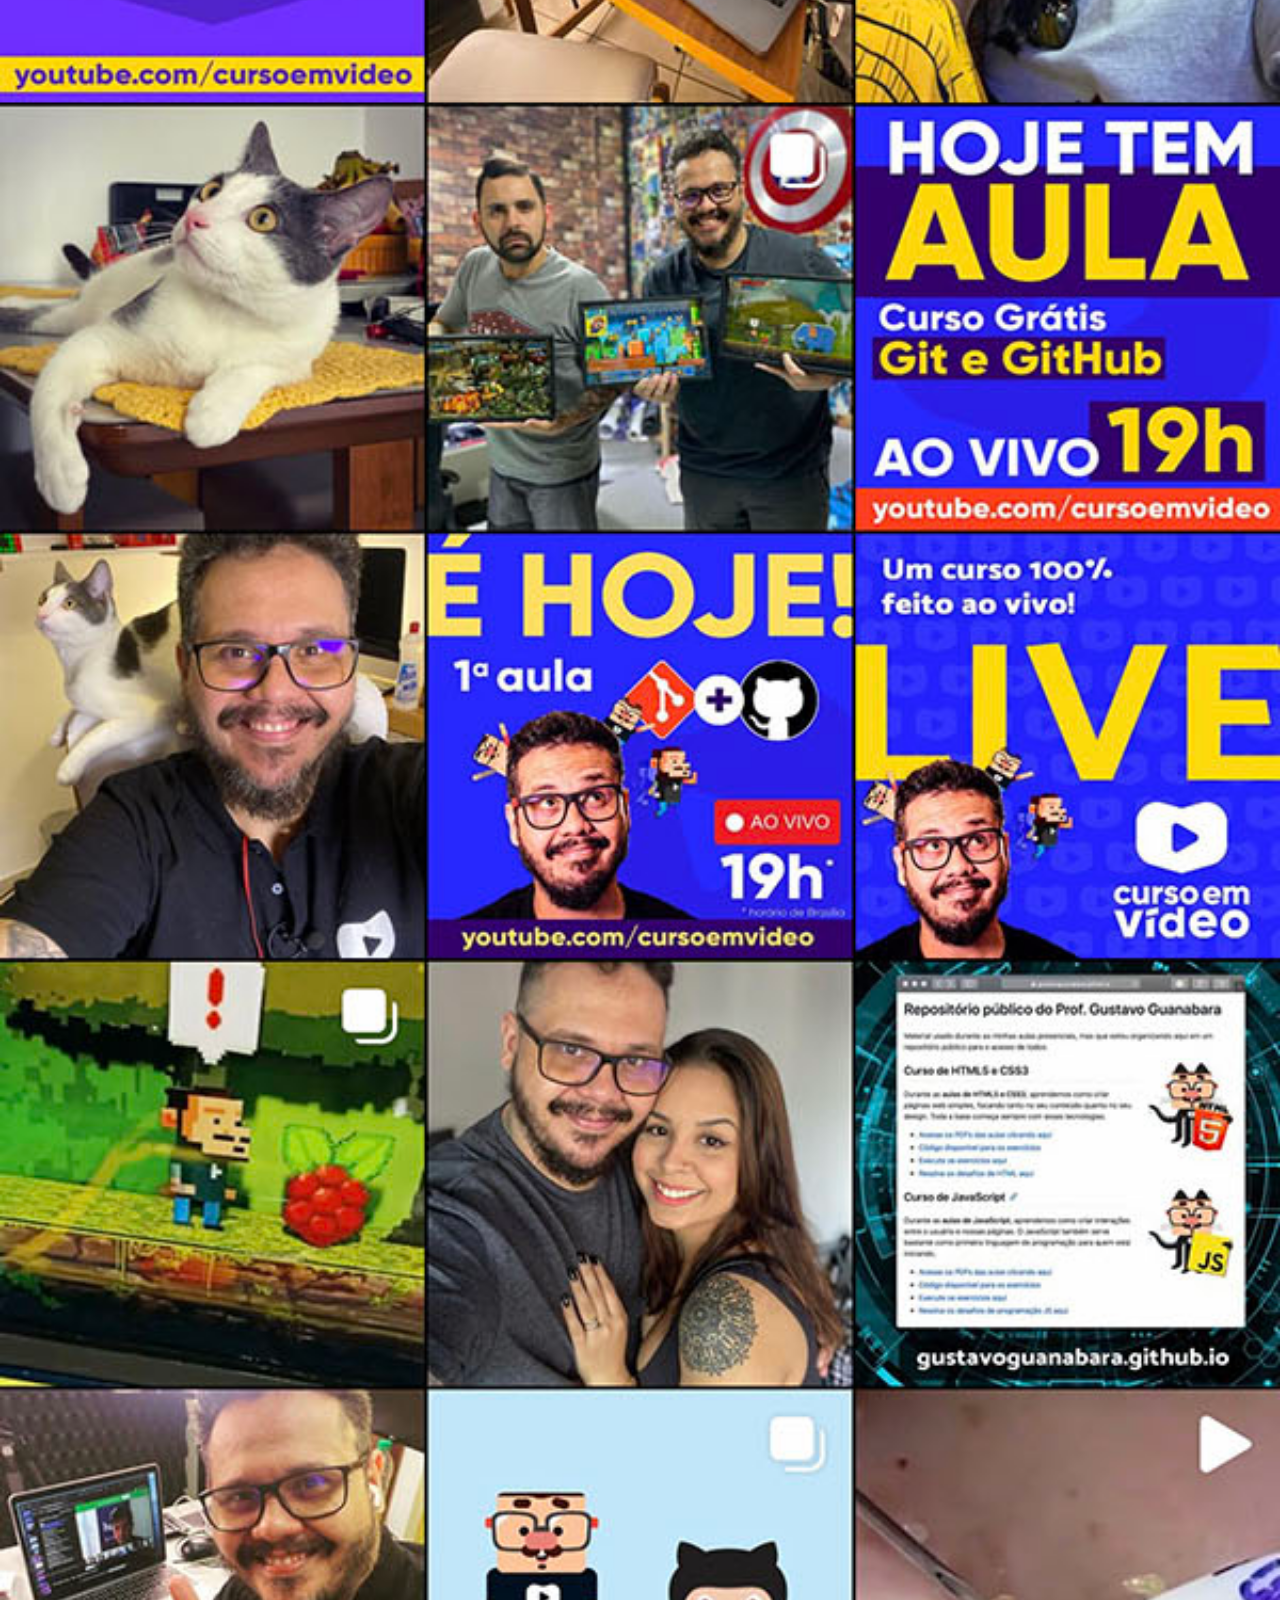
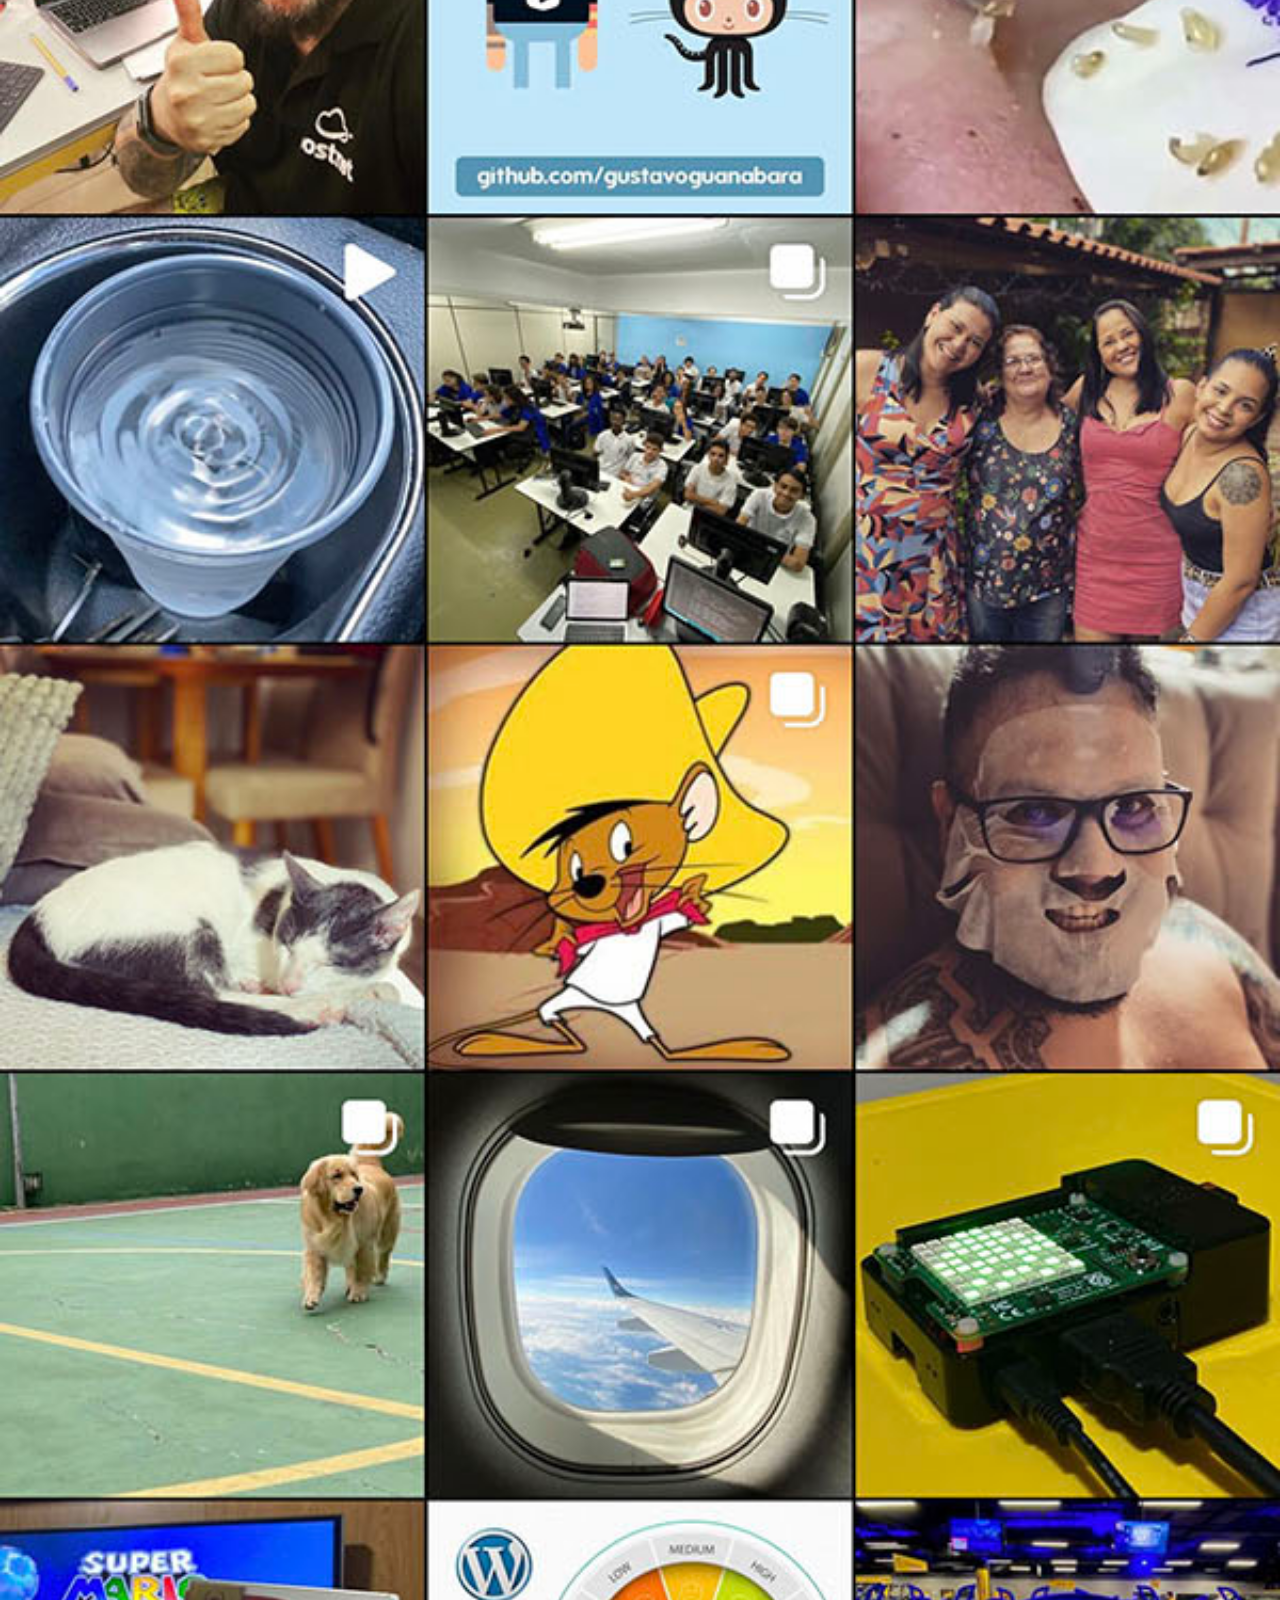
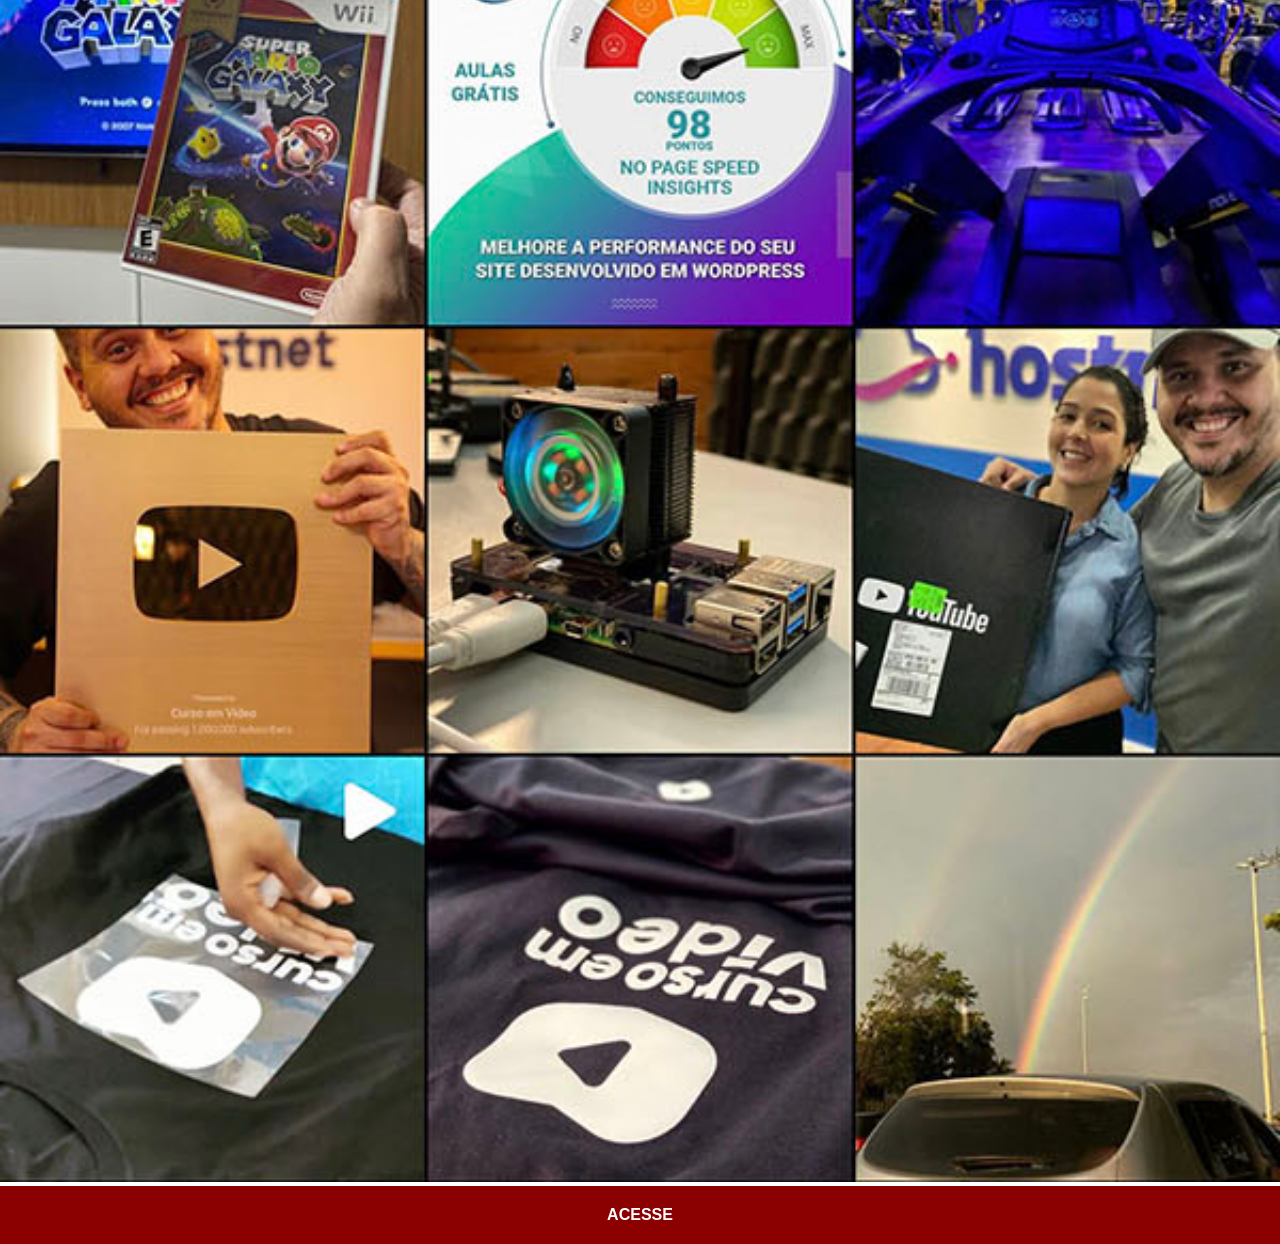
<file: instagram.html>
<!DOCTYPE html>
<html lang="pt-br">
<head>
    <meta charset="UTF-8">
    <meta name="viewport" content="width=device-width, initial-scale=1.0">
    <title>Instagram</title>
    <link rel="stylesheet" href="estilos/social.css">
</head>
<body>
    <img src="imagens/tela-instagram.jpg" alt="Instagram">
    <a href="https://www.instagram.com/gustavoguanabara" target="_blank">ACESSE</a>
</body>
</html>
</file>
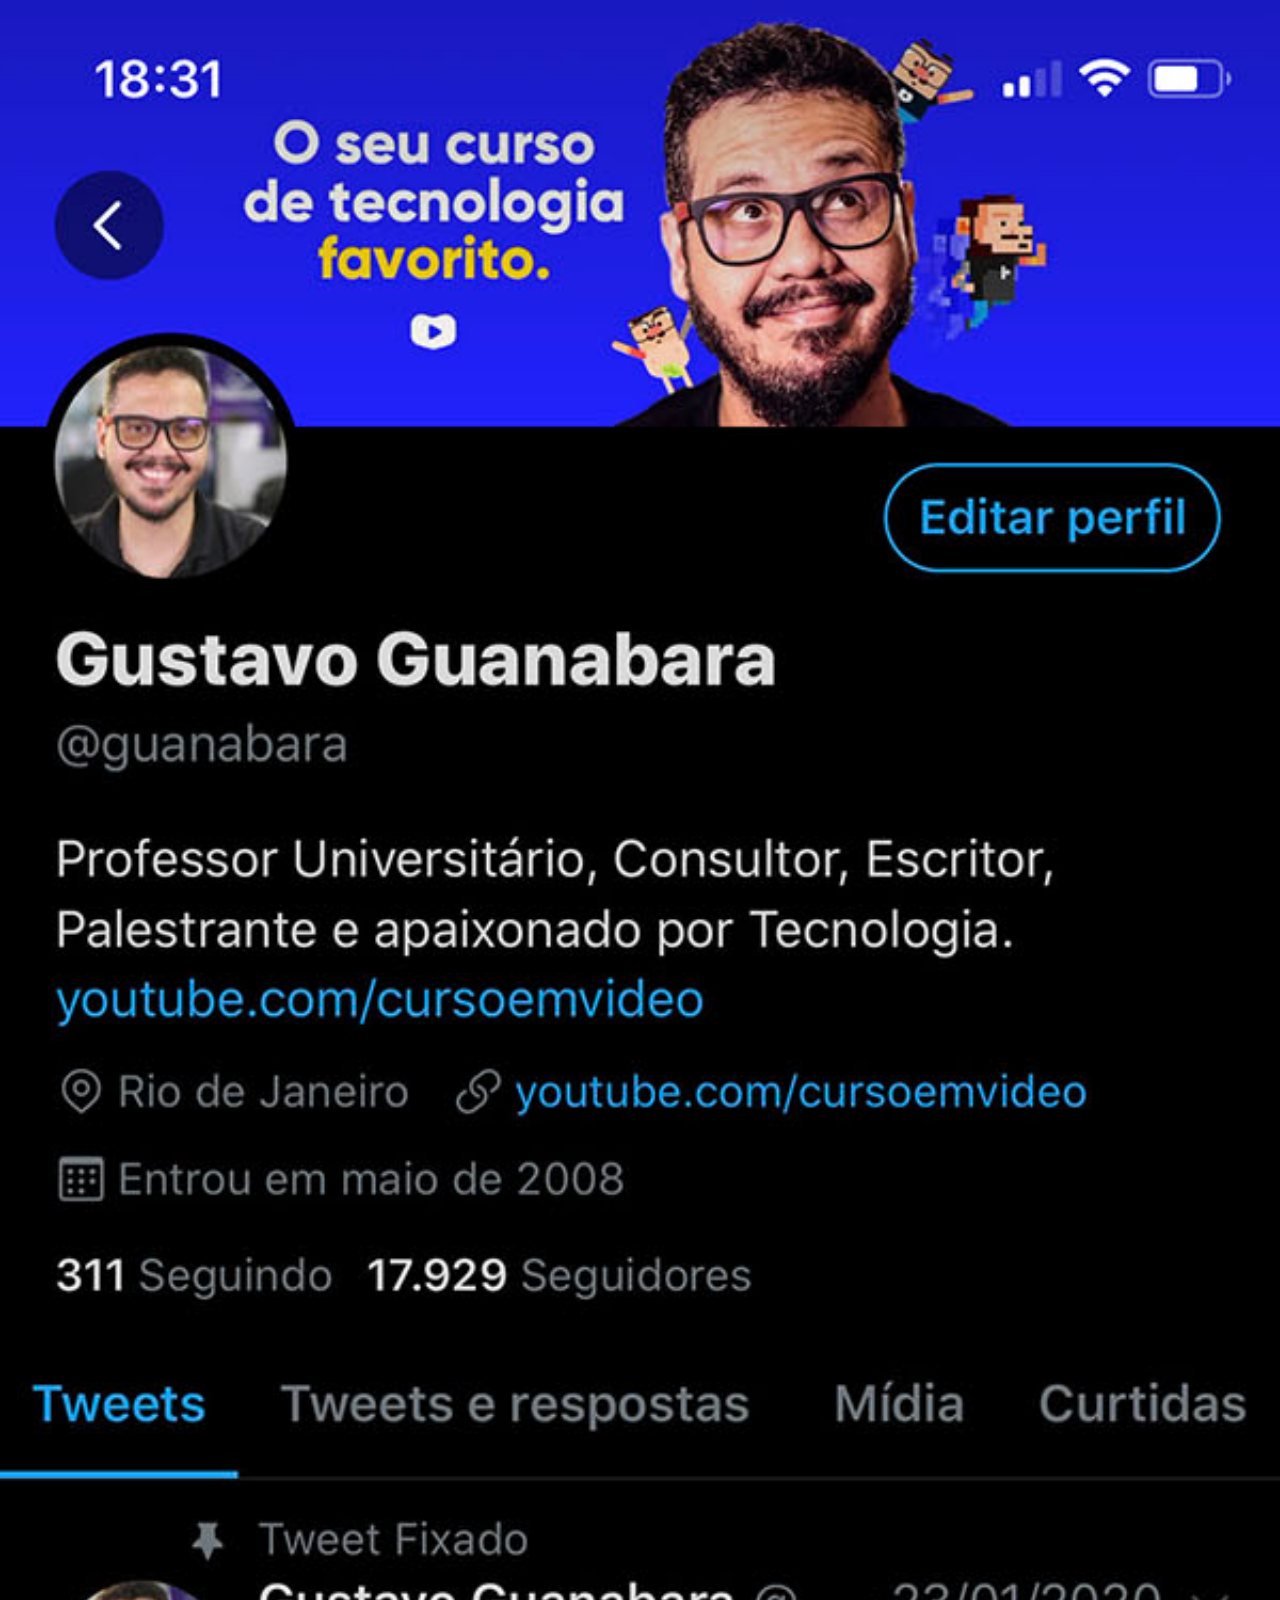
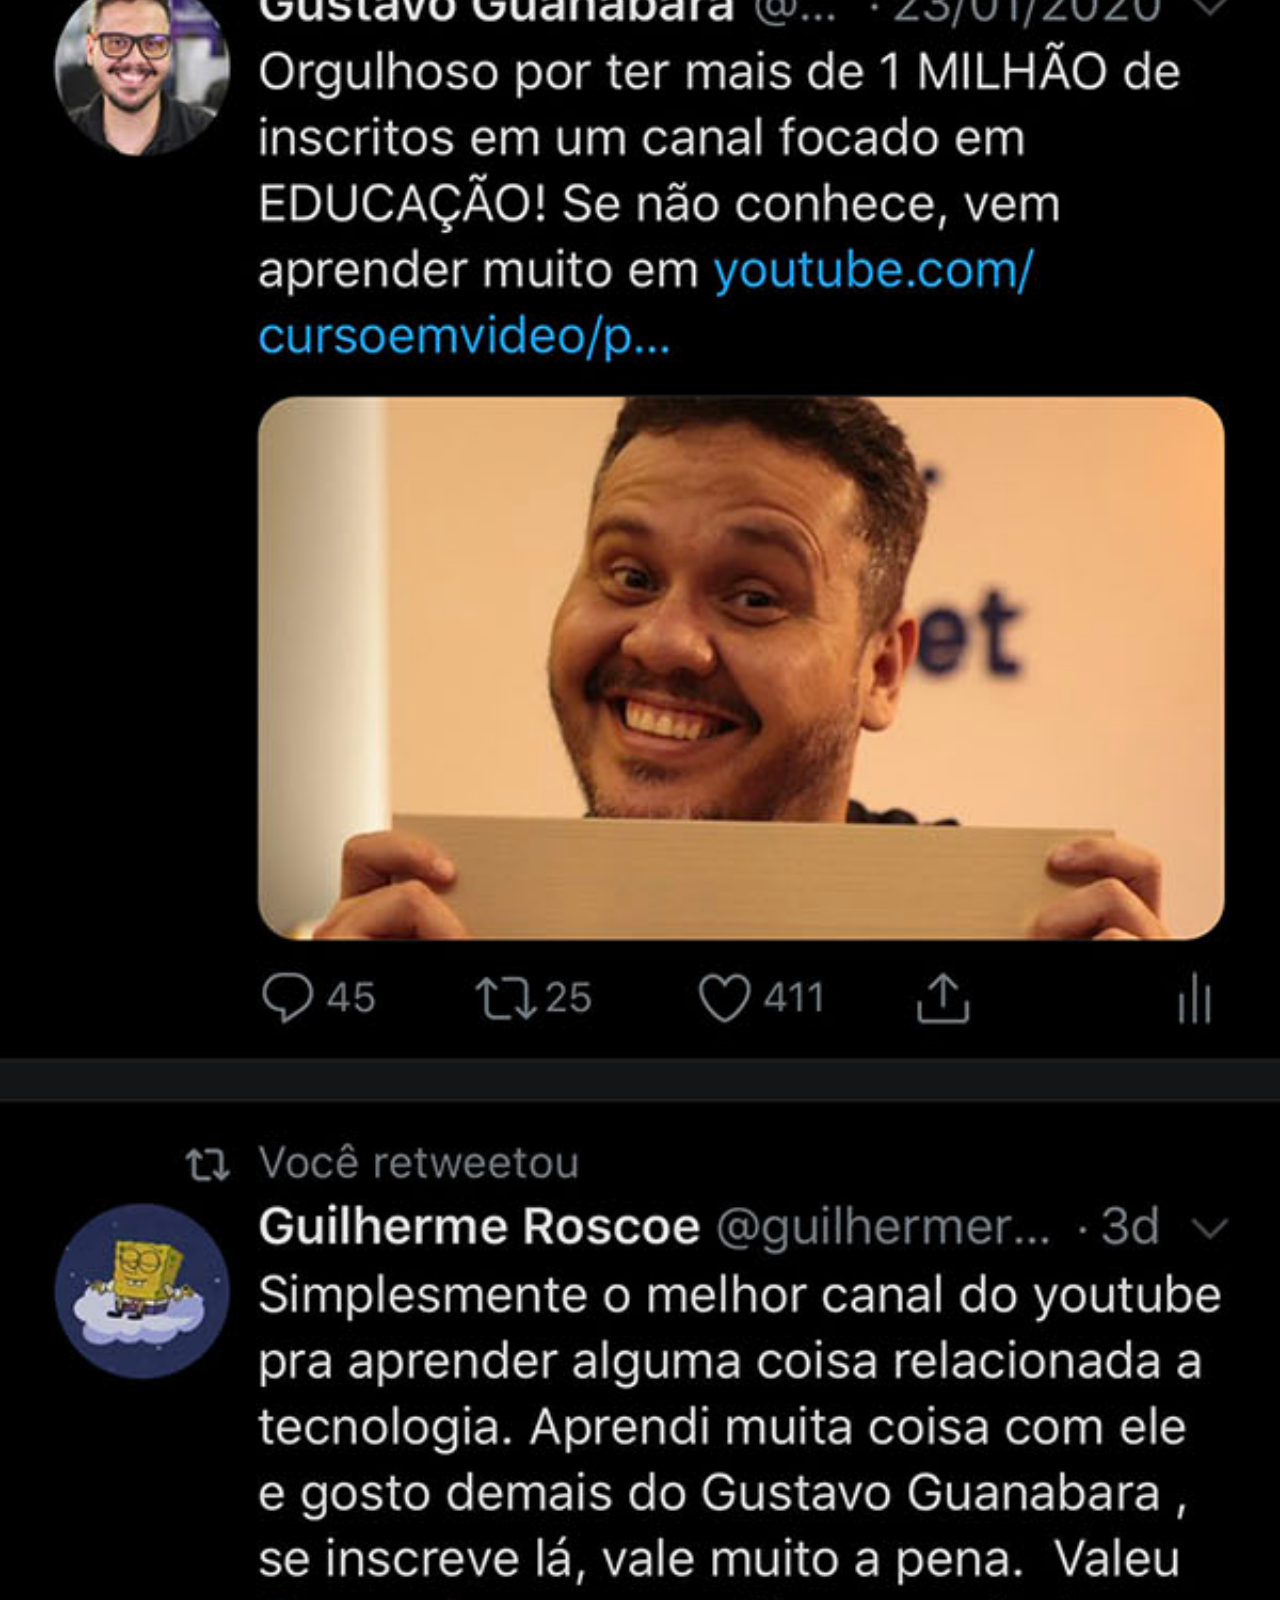
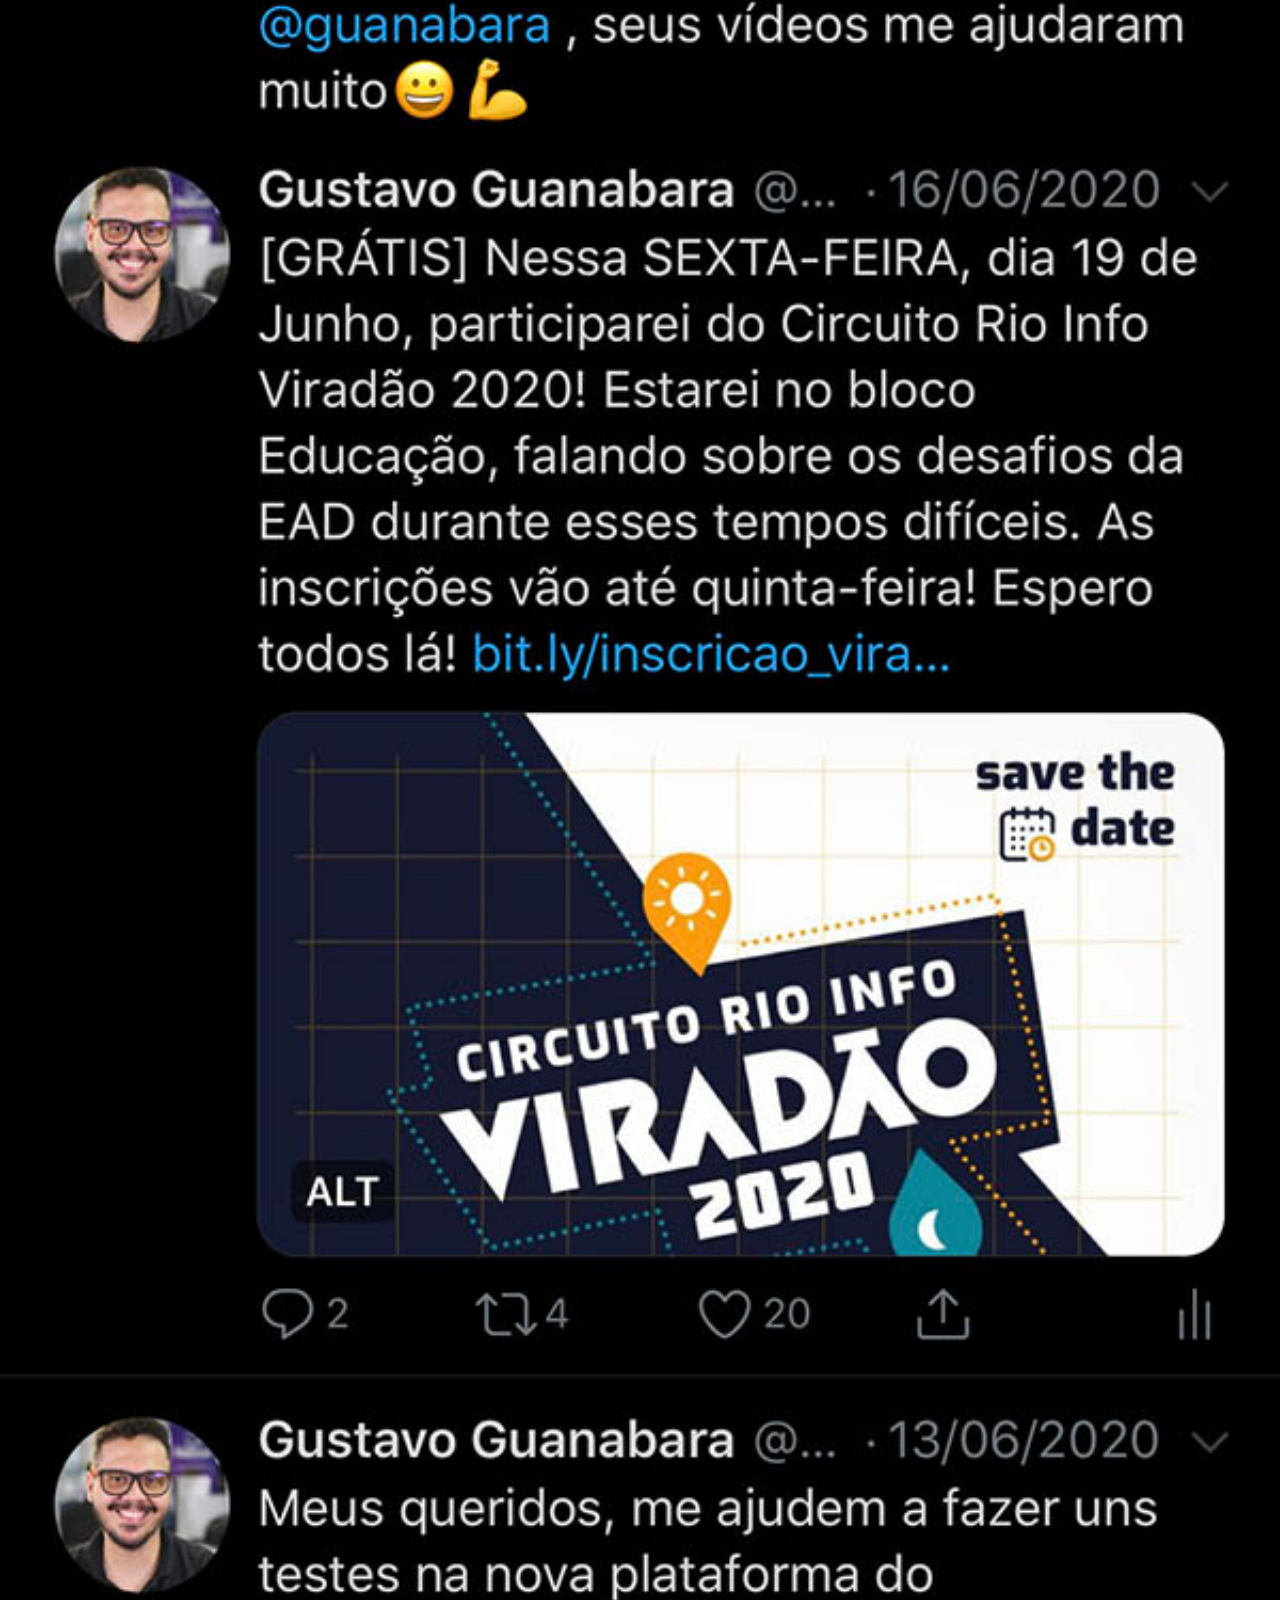
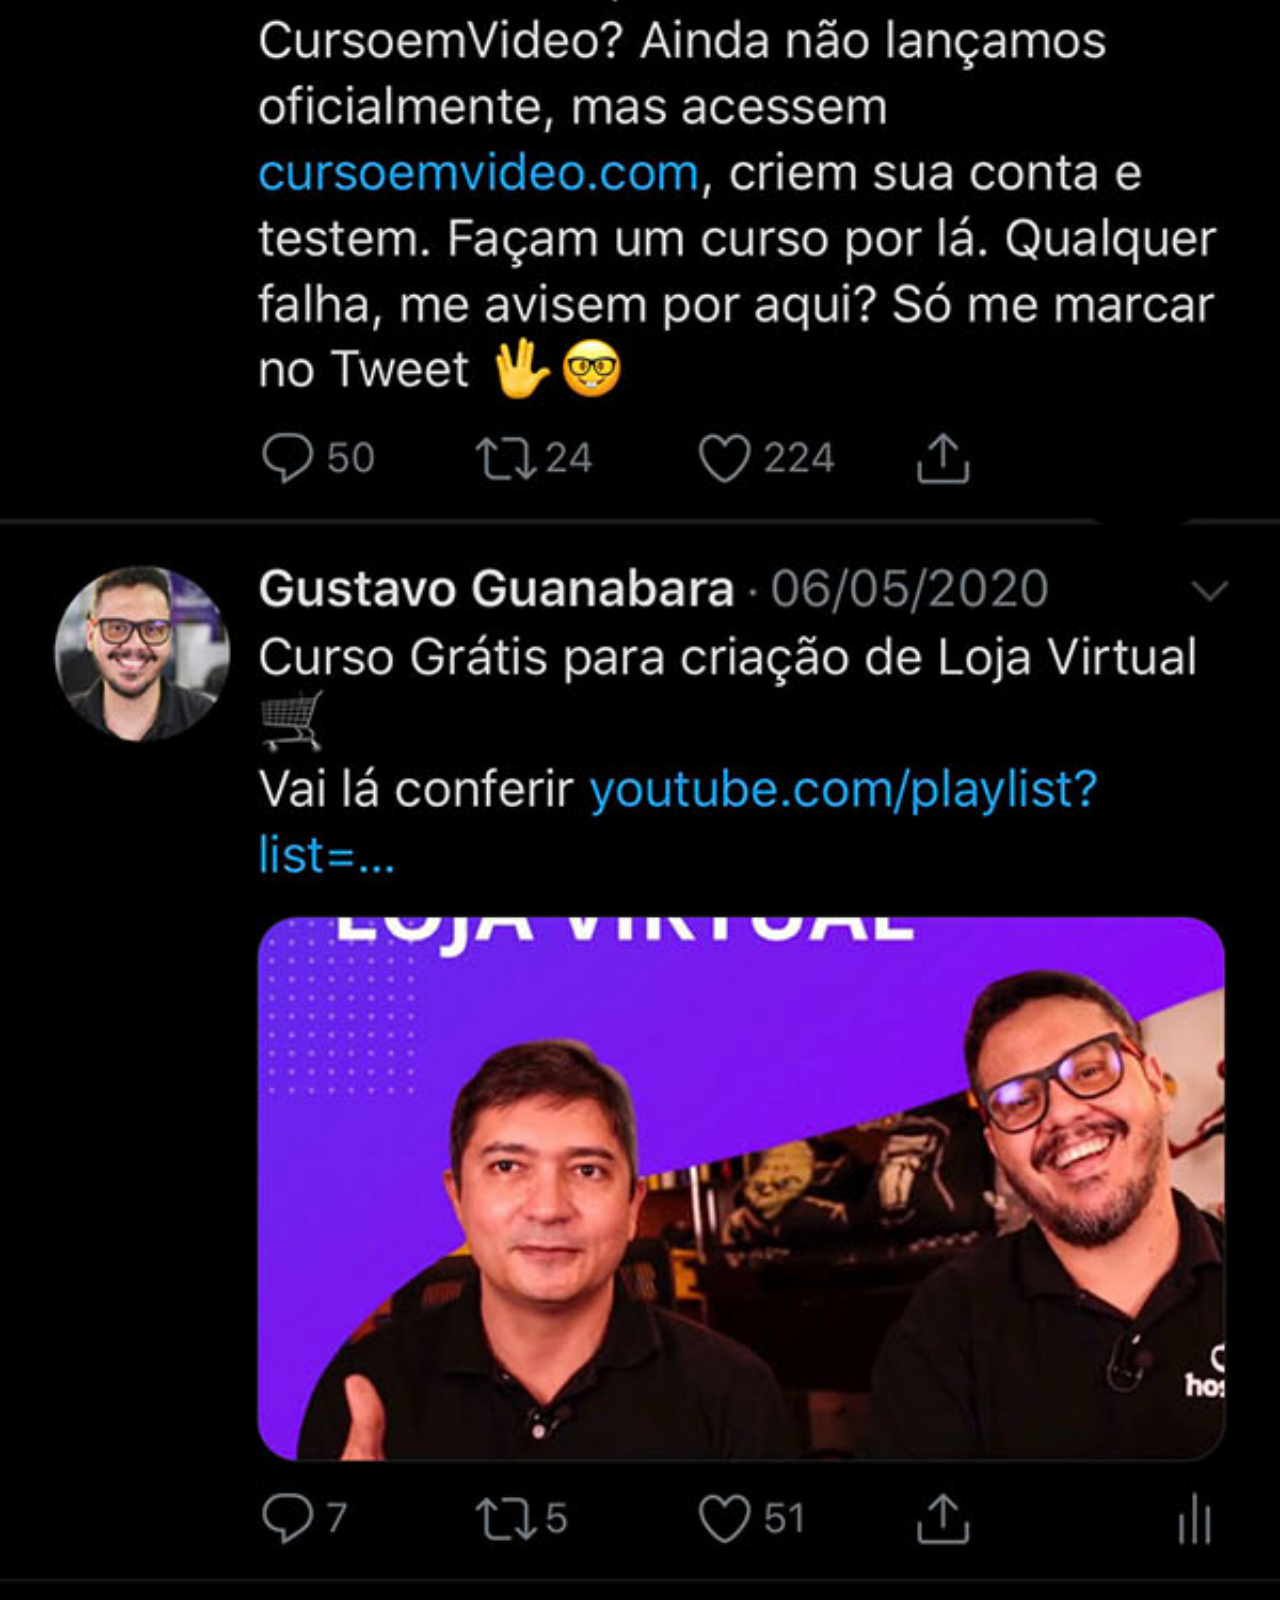
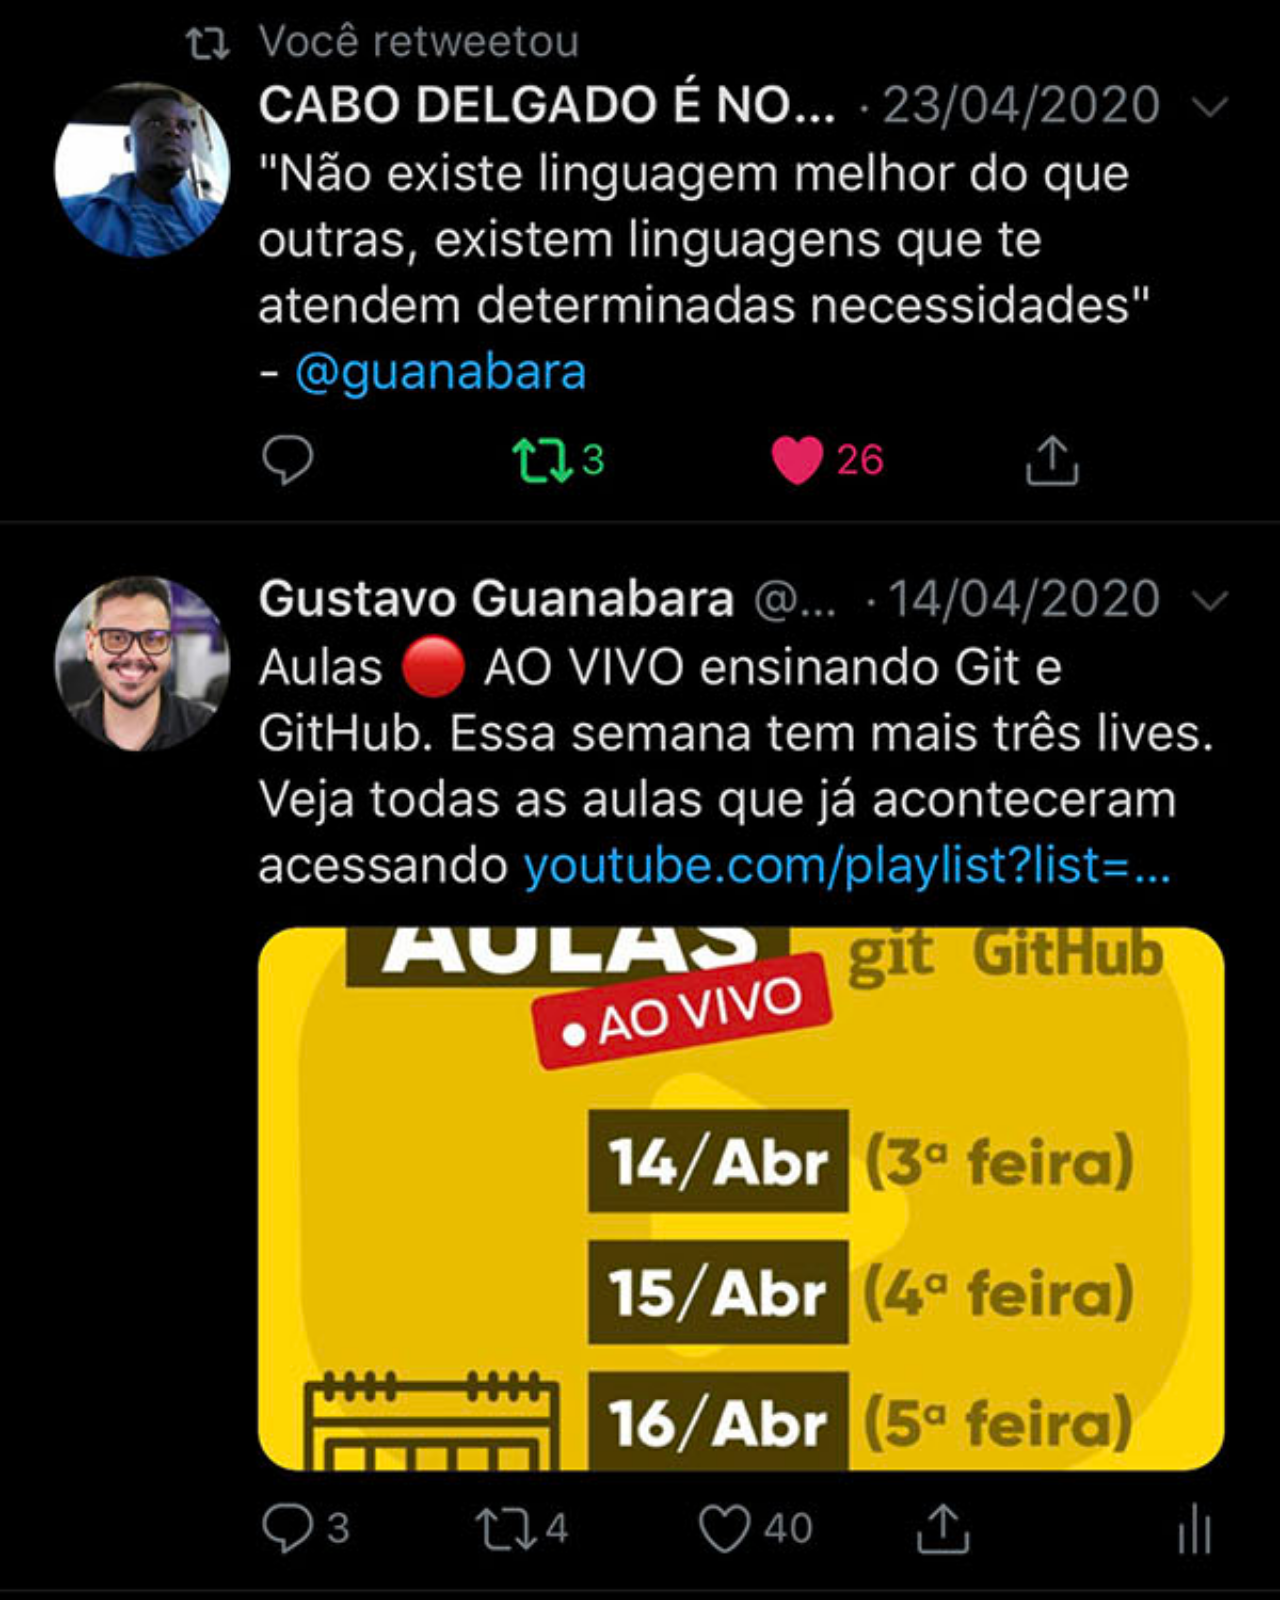
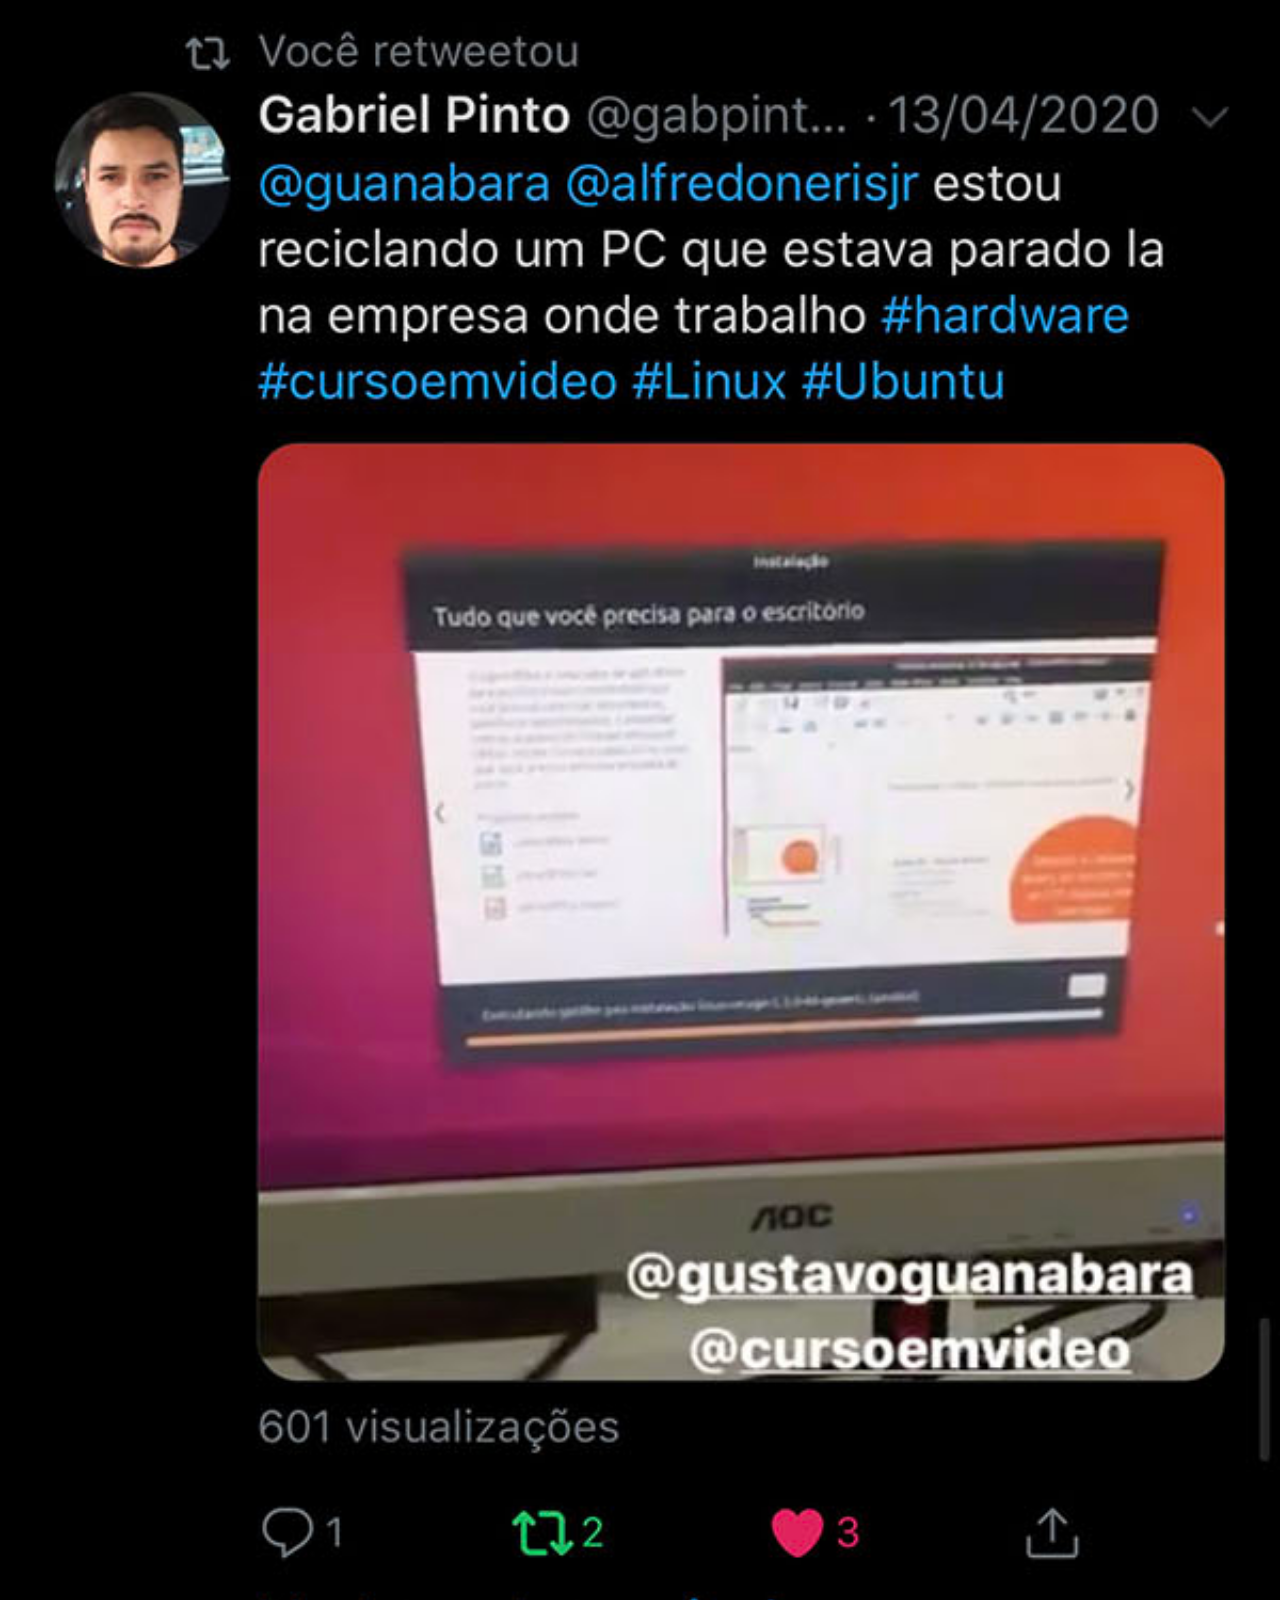
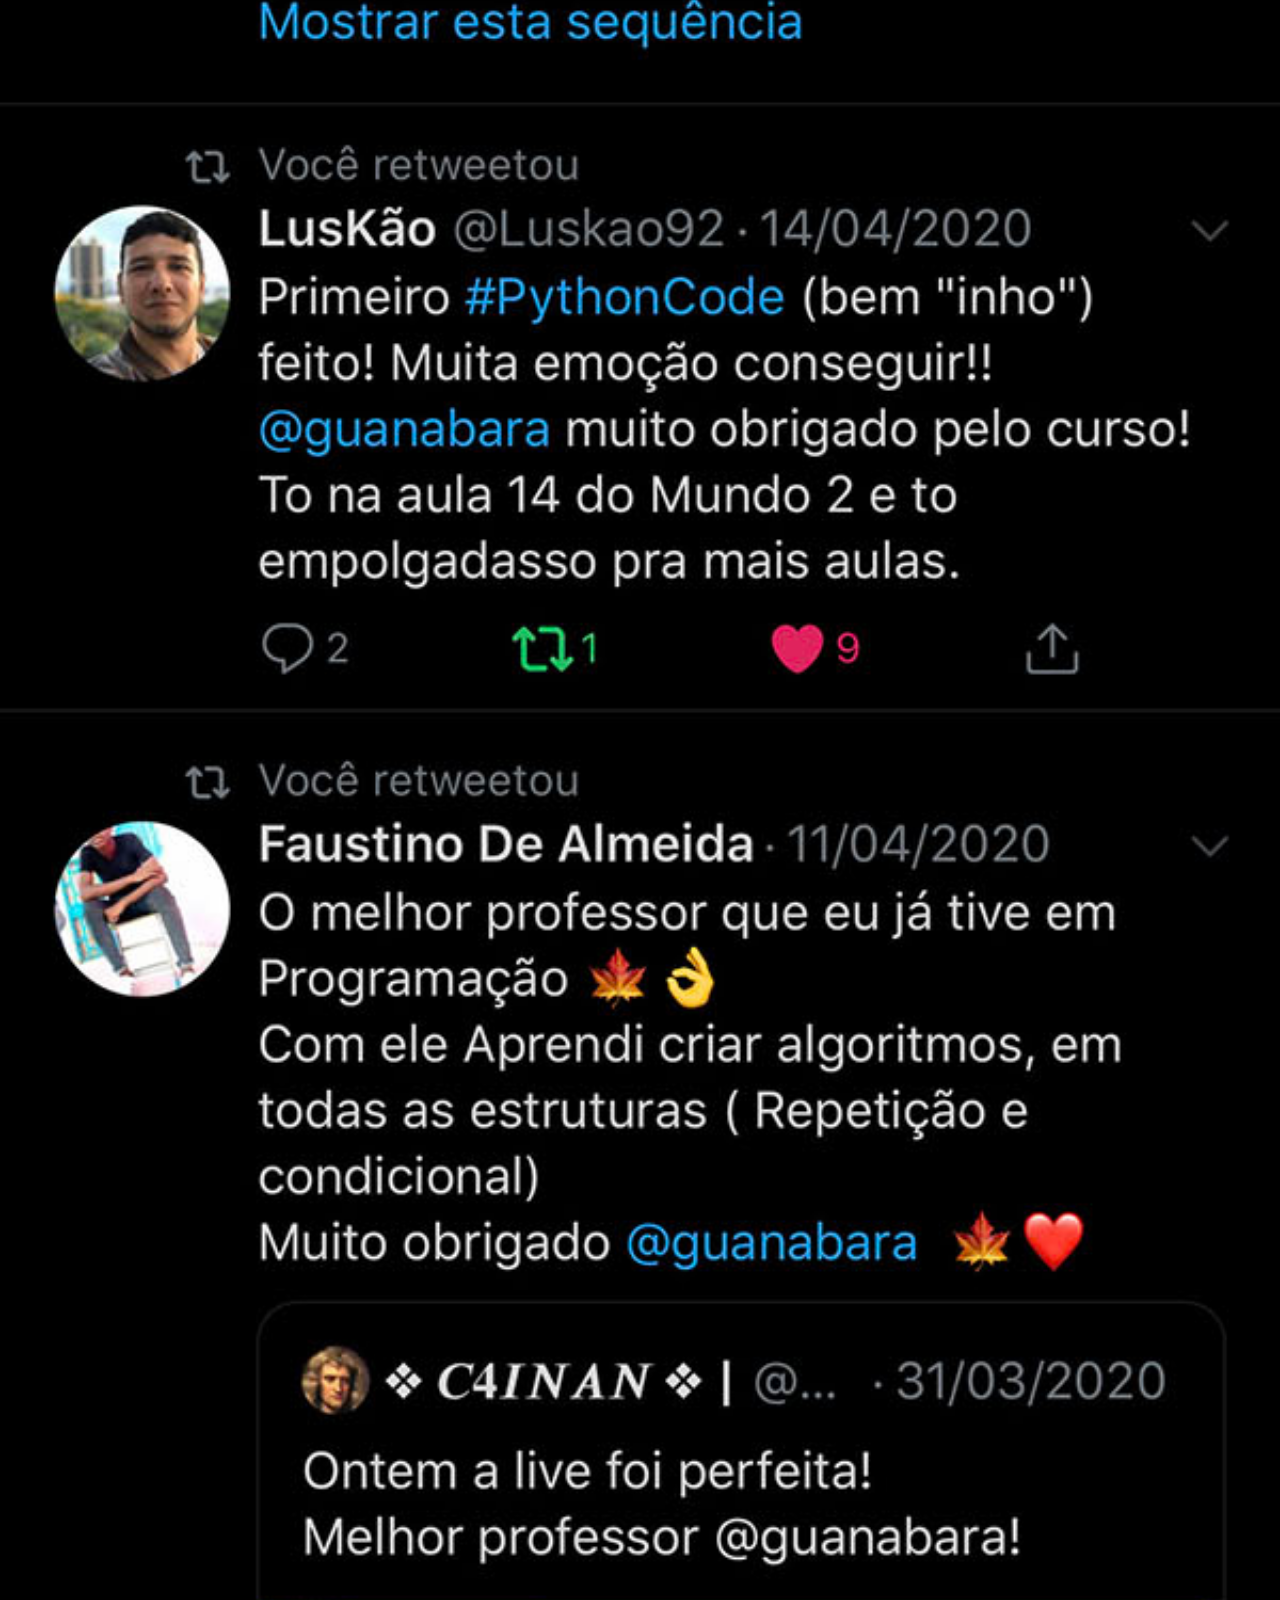
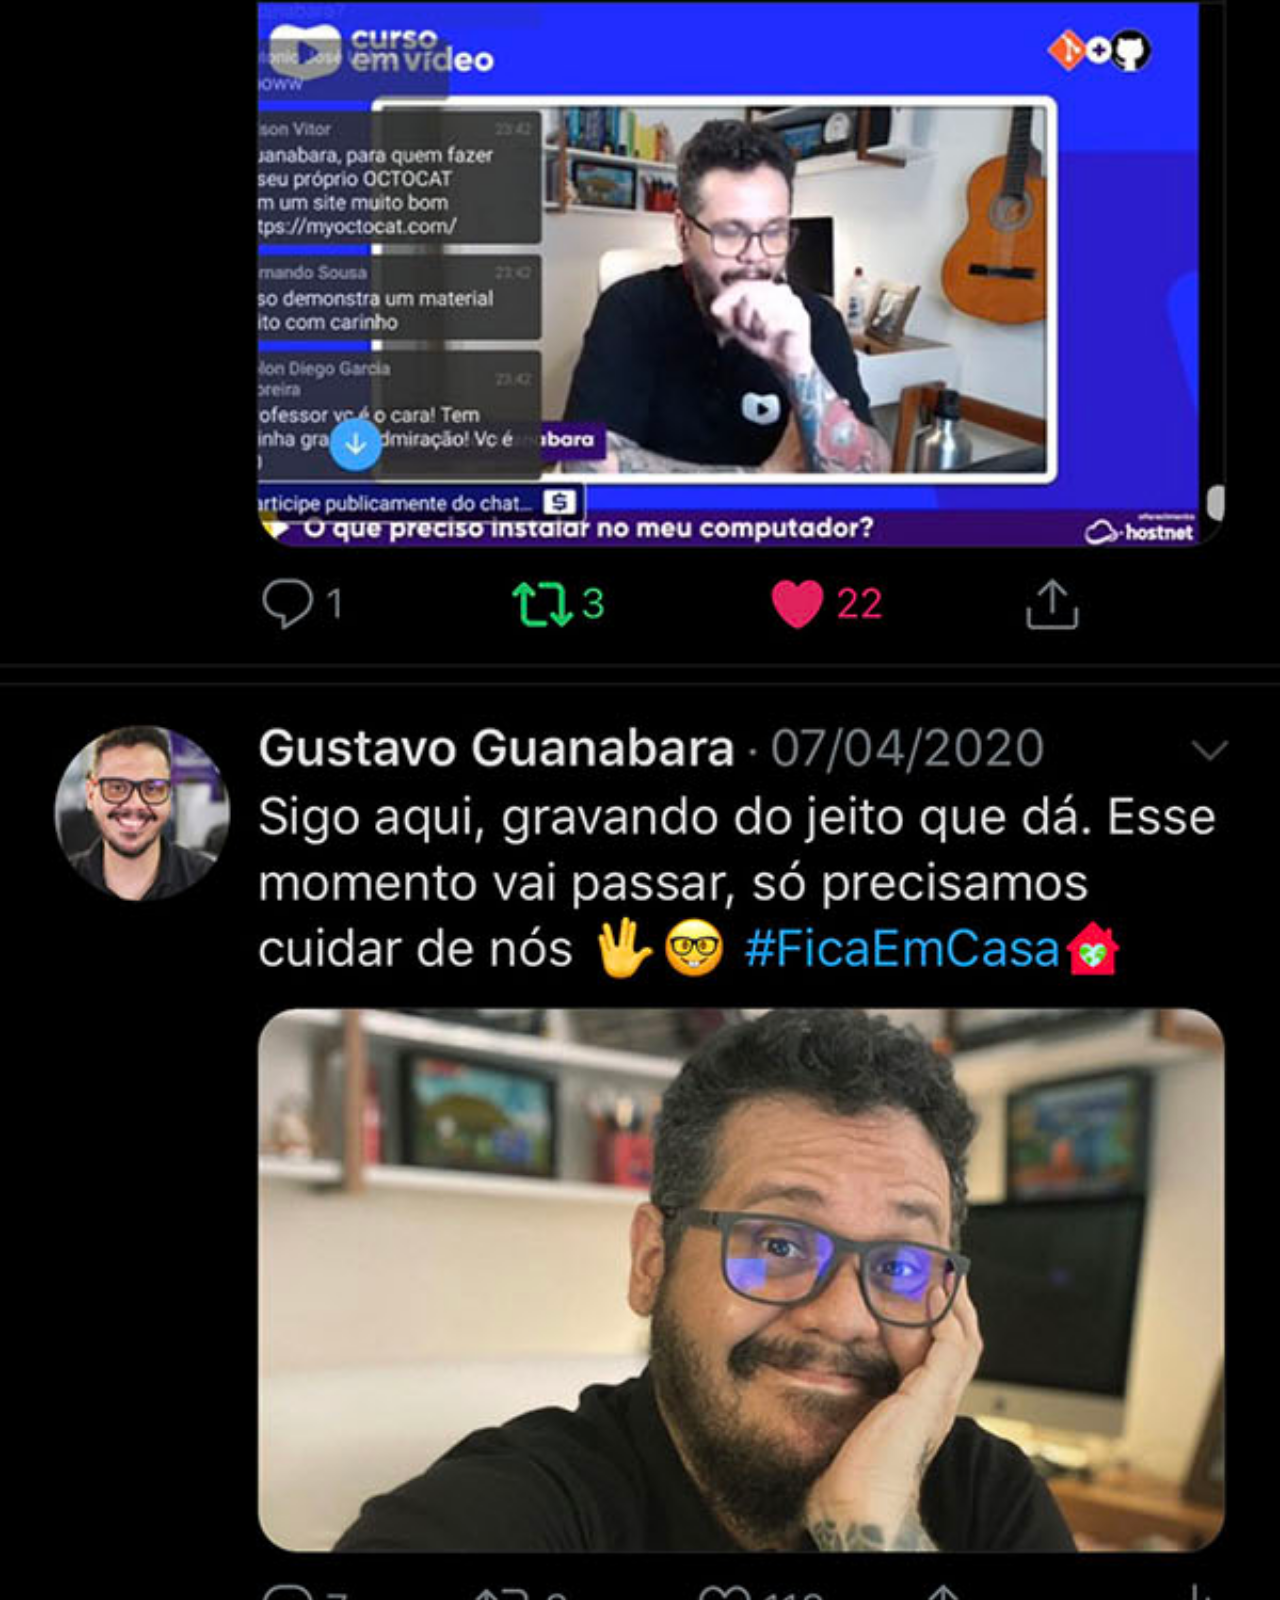
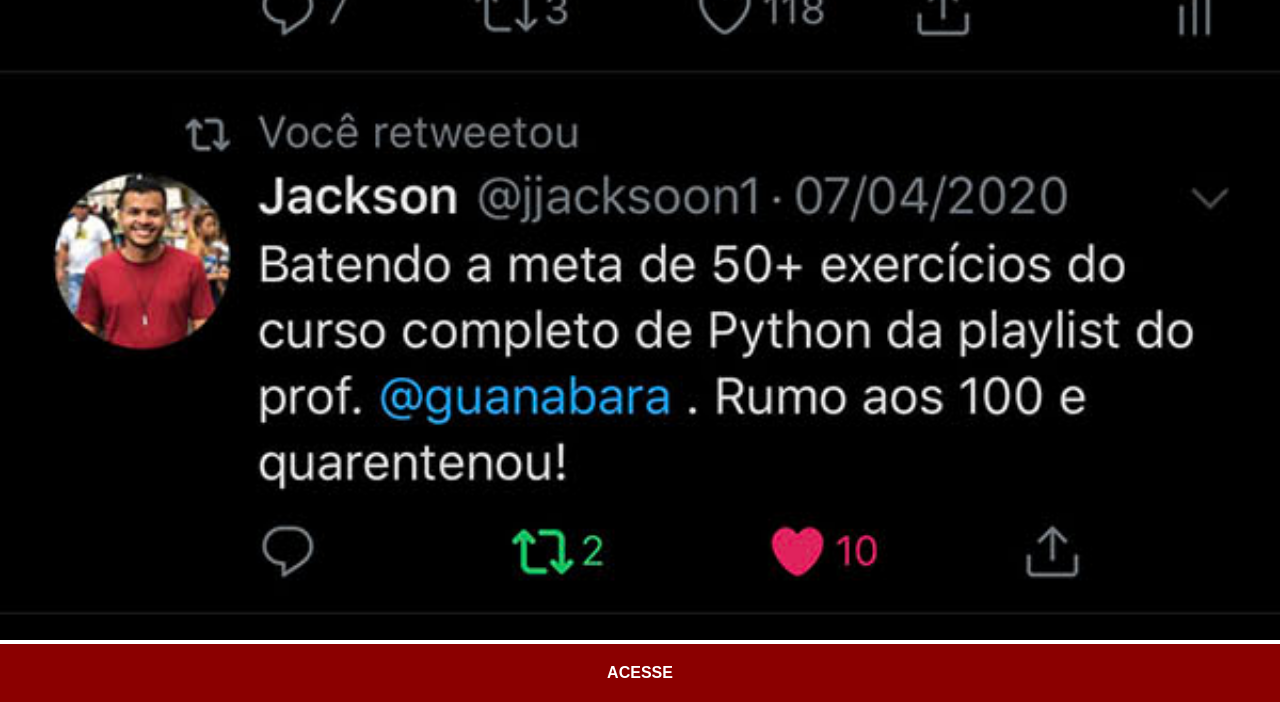
<file: twitter.html>
<!DOCTYPE html>
<html lang="pt-br">
<head>
    <meta charset="UTF-8">
    <meta name="viewport" content="width=device-width, initial-scale=1.0">
    <title>Twitter</title>
    <link rel="stylesheet" href="estilos/social.css">
</head>
<body>
    <img src="imagens/tela-twitter.jpg" alt="Twitter">
    <a href="https://x.com/guanabara" target="_blank">ACESSE</a>
</body>
</html>
</file>
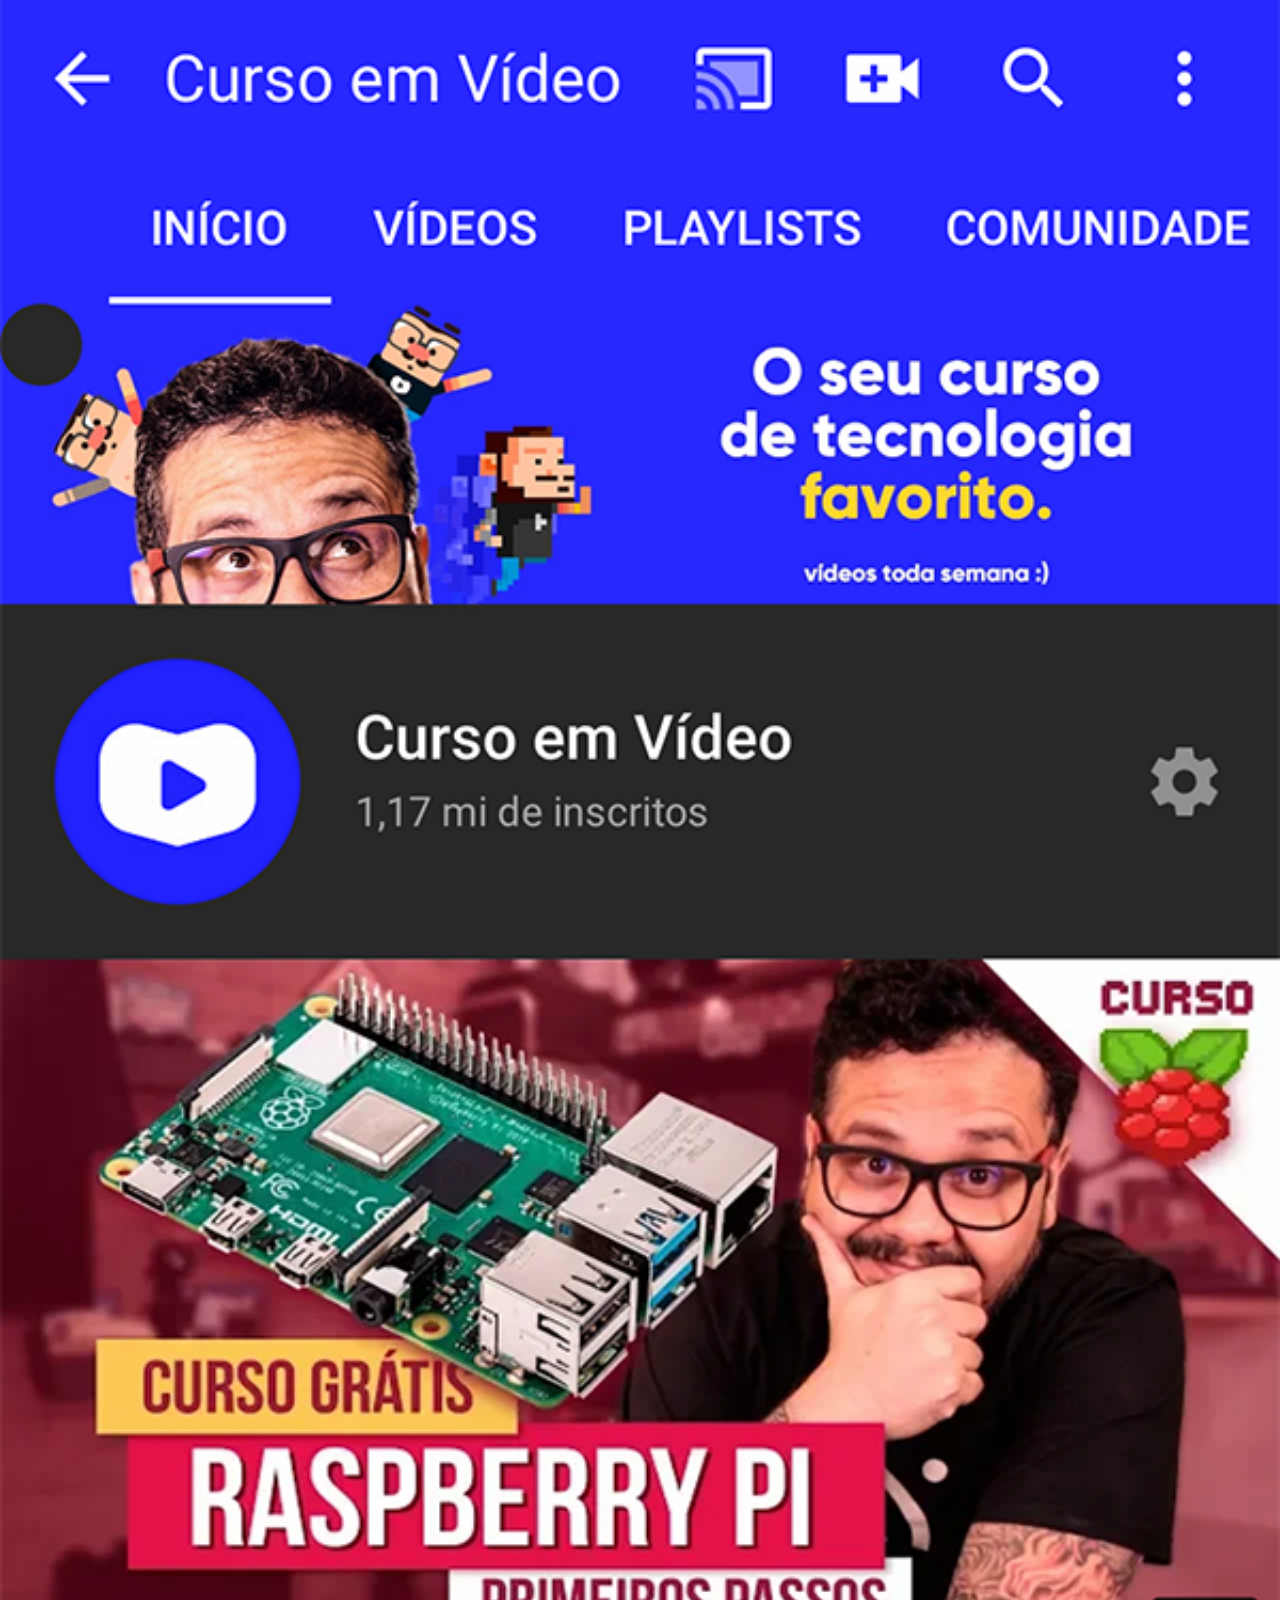
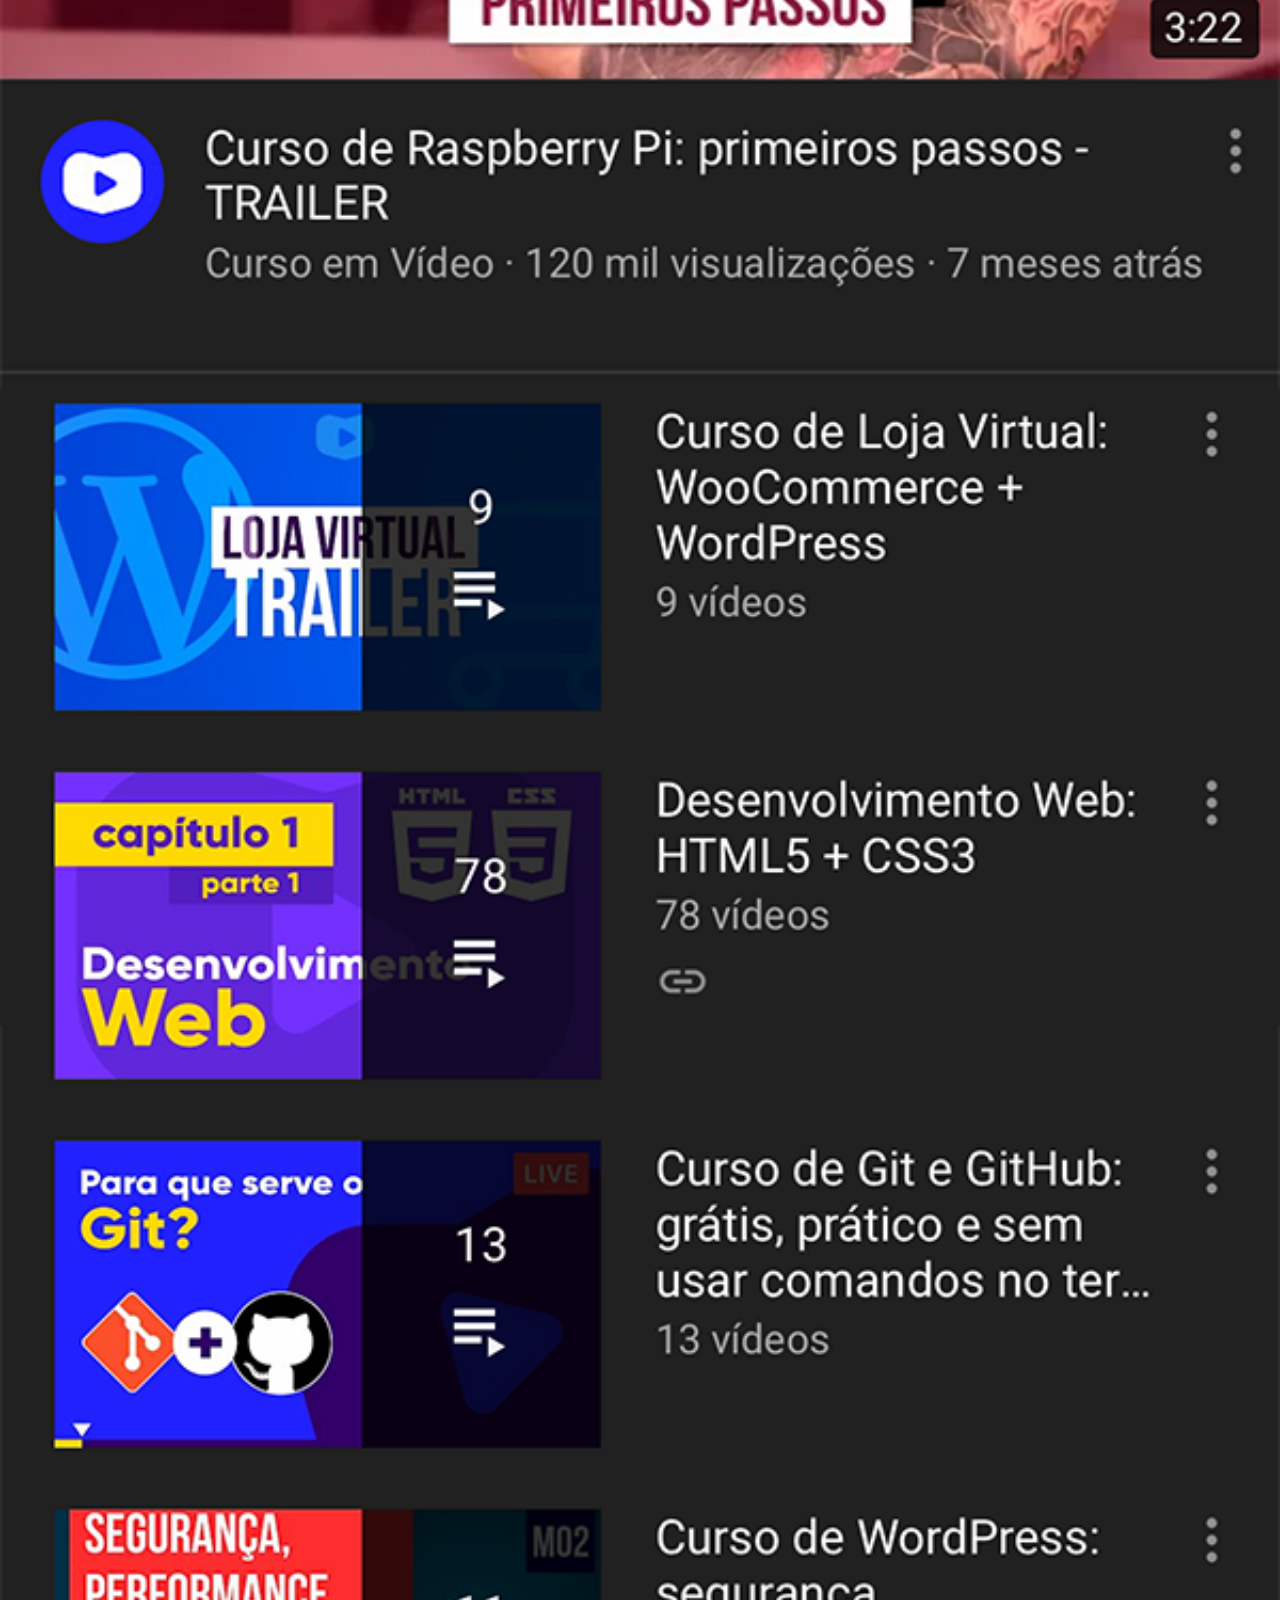
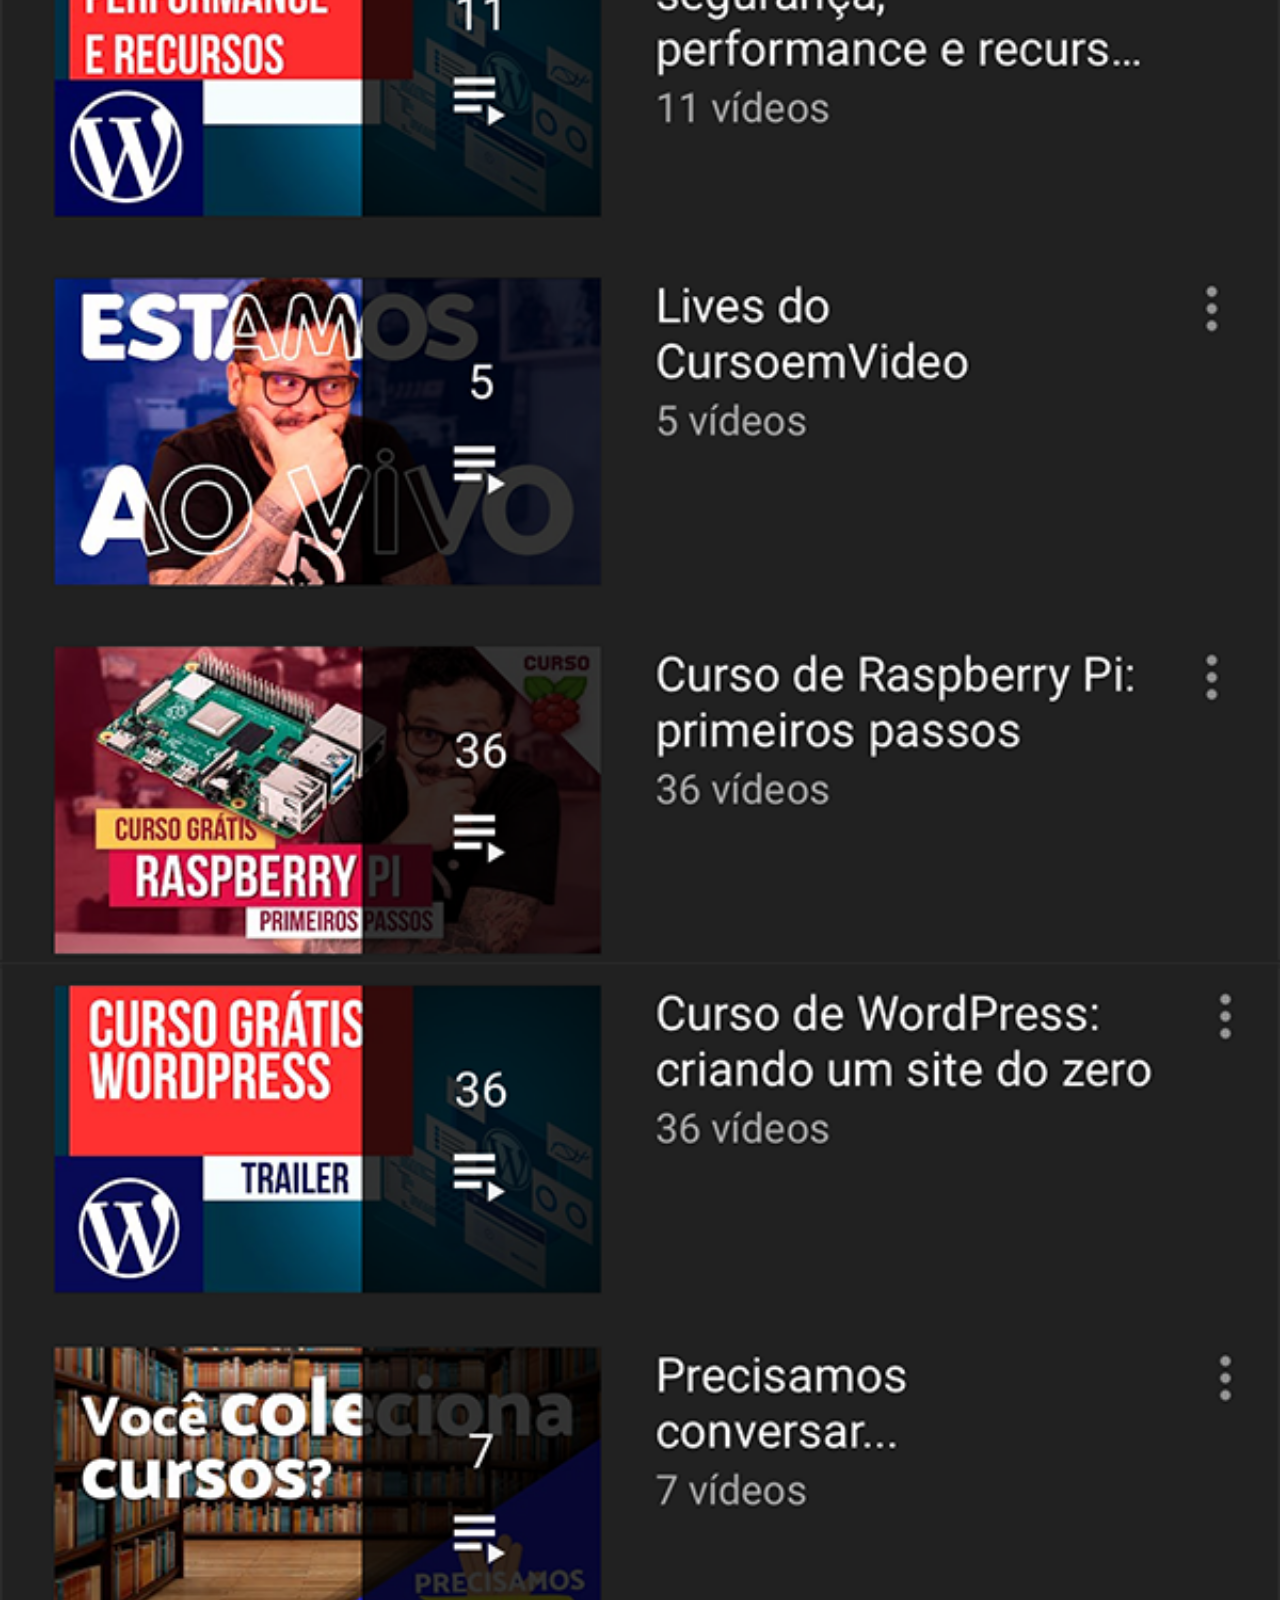
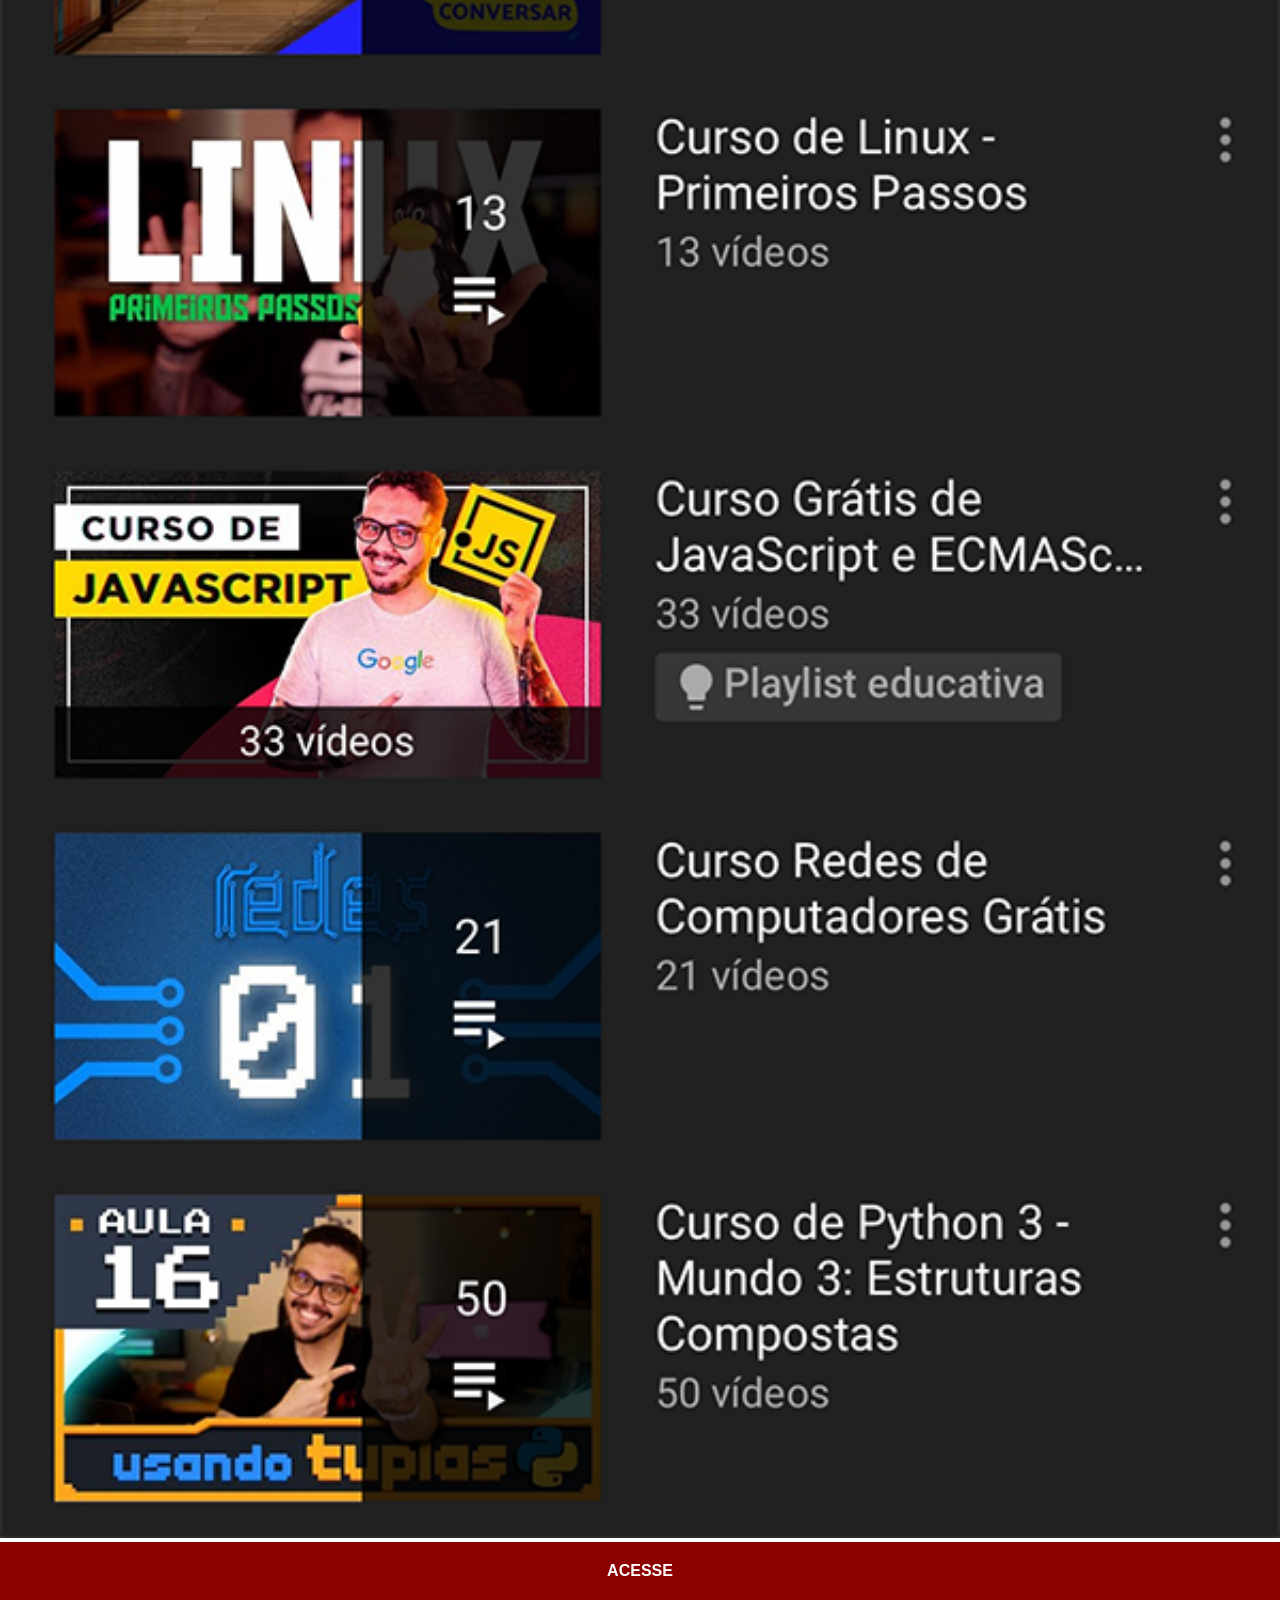
<file: youtube.html>
<!DOCTYPE html>
<html lang="pt-br">
<head>
    <meta charset="UTF-8">
    <meta name="viewport" content="width=device-width, initial-scale=1.0">
    <title>Youtube</title>
    <style>
        * {
            margin: 0px;
            padding: 0px;
            font-family: Arial, Helvetica, sans-serif;
        }

        ::-webkit-scrollbar {
            width: 0px;
            height: 0px;
        }
        img {
            width: 100vw;
        }
        a {
            display: block;
            background-color: darkred;
            color: white;
            padding: 20px;
            text-align: center;
            font-weight: bolder;
            text-decoration: none;
        }
    </style>
</head>
<body>
    <img src="imagens/tela-youtube.png" alt="Youtube">
    <a href="https://www.youtube.com/@cursoemvideo/playlists" target="_blank">ACESSE</a>
</body>
</html>
</file>
<file: estilos/style.css>
@charset "UTF-8";

* {
    margin: 0px;
    padding: 0px;
    font-family: Arial, Helvetica, sans-serif;
}

html, body {
    height: 100vh;
    width: 100vw;
    background-color: black;
}

body {
    background: url('../imagens/fundo-madeira.jpg') no-repeat top center;
    background-size: cover;
    background-attachment: fixed;
}

main {
    height: 100vh;
    position: relative;
}

section#telefone {
    position: absolute;
    top: 50%;
    left: 50%;
    transform: translate(-50%, -50%);

    height: 627px;
    width: 311px;
    background: url('../imagens/frame-iphone.png') no-repeat;
}

iframe#tela {
    position: relative;
    top: 80px;
    left: 22px;
    width: 267px;
    height: 471px;
}
section#redes-sociais {
    text-align: right;
}

section#redes-sociais img {
    width: 50px;
    margin: 10px;
    border-radius: 50%;
    box-shadow: 2px 2px 5px rgba(0, 0, 0, 0.400);
    box-sizing: border-box;
}

section#redes-sociais img:hover {
    transform: translate(-3px, -3px);
    box-shadow: 5px 5px 10px rgba(0, 0, 0, 0.575);
    transition: transform .3s;
}
</file>
<file: estilos/social.css>
@charset "UTF-8";
 
 * {
            margin: 0px;
            padding: 0px;
            font-family: Arial, Helvetica, sans-serif;
        }

        ::-webkit-scrollbar {
            width: 0px;
            height: 0px;
        }
        img {
            width: 100vw;
        }
        a {
            display: block;
            background-color: darkred;
            color: white;
            padding: 20px;
            text-align: center;
            font-weight: bolder;
            text-decoration: none;
        }
        a:hover {
            background-color: red;
        }
</file>
